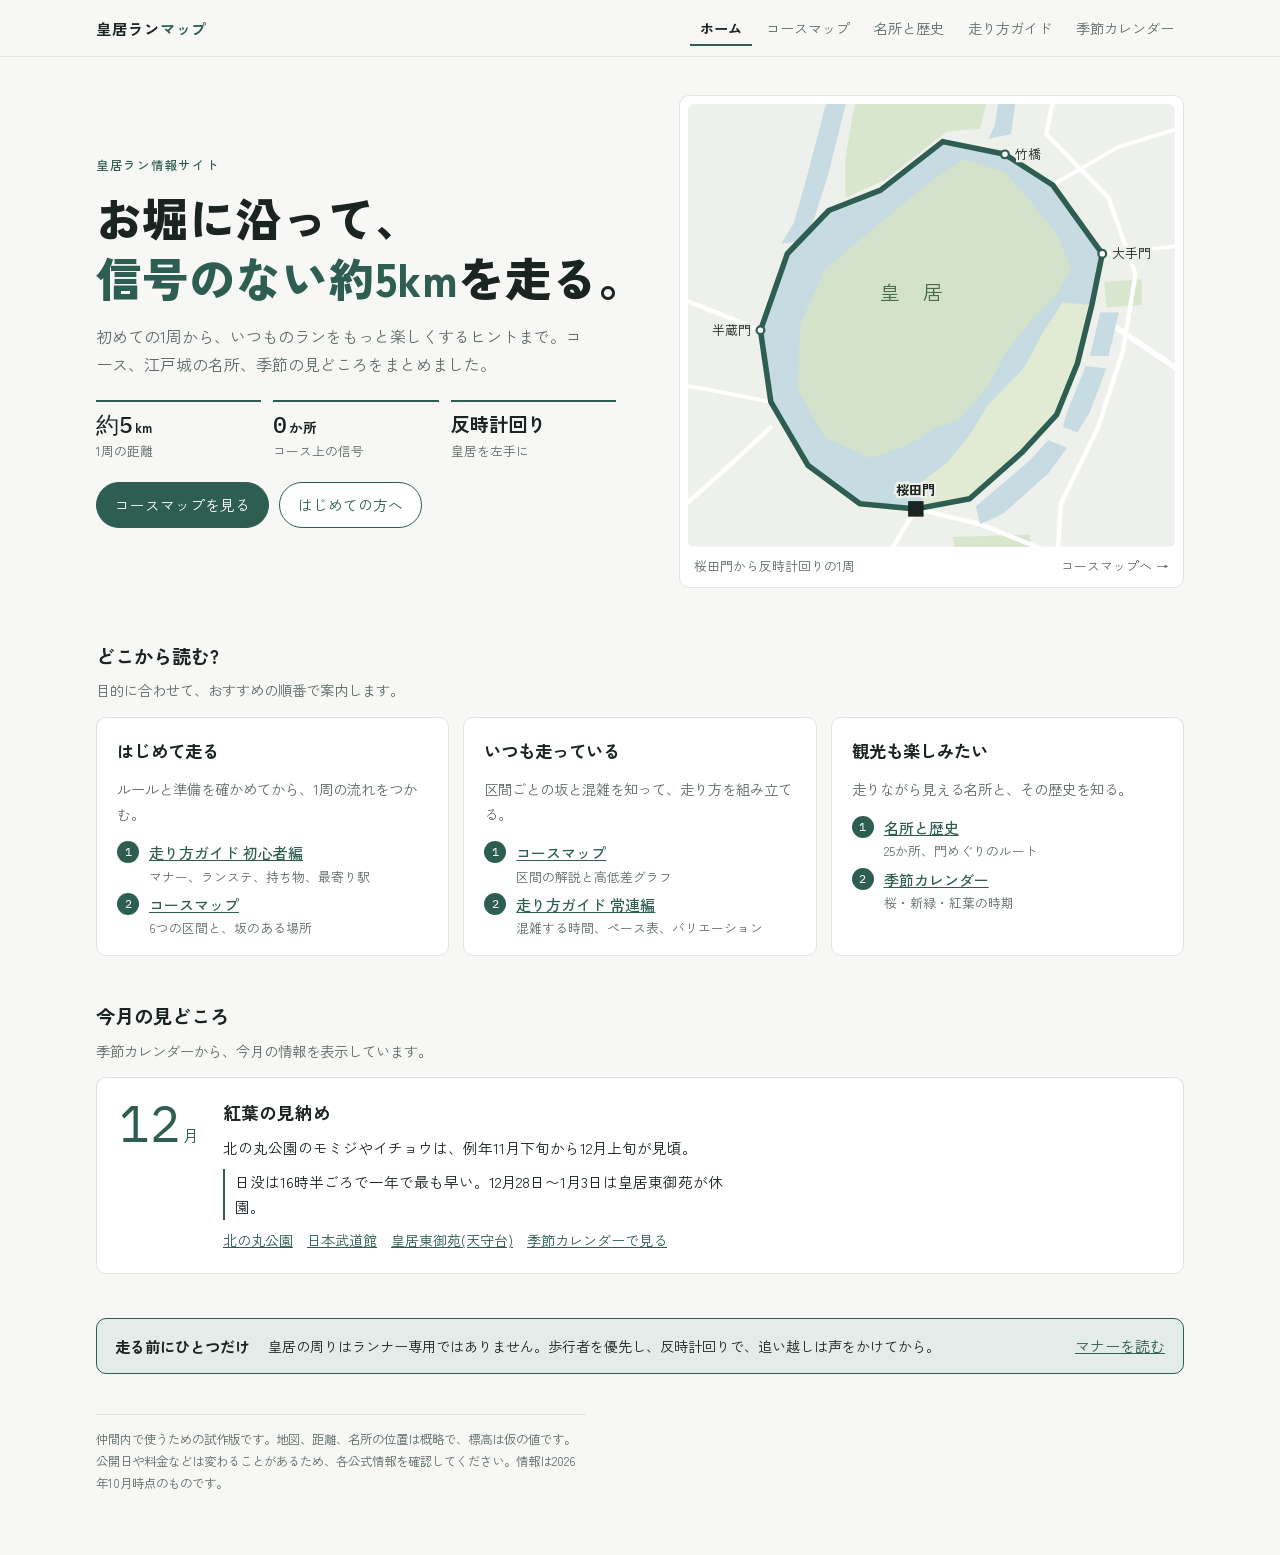
<file: index.html>
<!doctype html>
<html lang="ja"><head><meta charset="utf-8"><meta name="viewport" content="width=device-width,initial-scale=1,viewport-fit=cover">
<meta name="robots" content="noindex, nofollow">
<title>皇居ランマップ</title>
<link rel="preconnect" href="https://fonts.googleapis.com">
<link rel="preconnect" href="https://fonts.gstatic.com" crossorigin>
<link rel="stylesheet" href="https://fonts.googleapis.com/css2?family=Zen+Kaku+Gothic+New:wght@400;500;700;900&family=IBM+Plex+Mono:wght@400;500&display=swap">
<link rel="stylesheet" href="common.css">
<style>
:root{padding-top:env(safe-area-inset-top,0px)}
/* Layout: 左にキャッチコピーと基本情報、右にお堀と周回コースの小さな地図。下に3つの入口と今月の見どころ */
.hero{display:grid;grid-template-columns:minmax(0,1.1fr) minmax(0,1fr);gap:28px;align-items:center;padding-block:18px 8px}
@media (max-width:820px){.hero{grid-template-columns:minmax(0,1fr);gap:16px}}
.eyebrow{font-size:.78rem;letter-spacing:.14em;color:var(--moat);font-weight:500;margin:0 0 10px}
.hero h1{font-size:clamp(1.9rem,4.6vw,2.9rem);font-weight:900;line-height:1.3;letter-spacing:.01em}
.hero h1 em{font-style:normal;color:var(--moat)}
.hero h1 .ph{display:inline-block}
.hero .lead{font-size:1rem;margin-top:14px}
.facts{display:grid;grid-template-columns:repeat(3,minmax(0,1fr));gap:12px;margin-top:22px;max-width:520px}
.fact{border-top:2px solid var(--moat);padding-top:8px}
.fact b{display:block;font-family:var(--font-num);font-weight:500;font-size:1.45rem;line-height:1.25}
.fact b span{font-family:var(--font-body);font-size:.85rem;font-weight:700;margin-left:2px}
.fact b.jp{font-family:var(--font-body);font-size:1.2rem;font-weight:700;line-height:1.5}
.fact p{margin:2px 0 0;font-size:.8rem;color:var(--muted);line-height:1.5}
.cta{display:flex;flex-wrap:wrap;gap:10px;margin-top:22px}
.btn{display:inline-flex;align-items:center;gap:6px;text-decoration:none;font-size:.92rem;border-radius:999px;padding:9px 18px;border:1px solid var(--moat)}
.btn.primary{background:var(--moat);color:var(--surface)}
.btn.ghost{color:var(--moat);background:var(--surface)}
.mini{display:block;padding:8px;text-decoration:none}
.mini svg{display:block;width:100%;height:auto;border-radius:6px}
.mini figcaption{display:flex;justify-content:space-between;gap:10px;font-size:.8rem;color:var(--muted);padding:8px 6px 2px}
.mini:hover{border-color:var(--moat)}

.sec{margin-top:44px}
.sec>h2{font-size:1.2rem;margin:0 0 4px}
.sec>p{margin:0 0 14px;color:var(--muted);font-size:.9rem}
.doors{display:grid;grid-template-columns:repeat(3,minmax(0,1fr));gap:14px}
@media (max-width:820px){.doors{grid-template-columns:minmax(0,1fr)}}
.door{padding:18px 20px;display:flex;flex-direction:column;gap:10px}
.door h3{margin:0;font-size:1.08rem}
.door>p{margin:0;font-size:.9rem;color:var(--muted)}
.door ol{list-style:none;margin:4px 0 0;padding:0;display:flex;flex-direction:column;gap:6px;counter-reset:st}
.door li{counter-increment:st;display:grid;grid-template-columns:24px minmax(0,1fr);gap:8px;align-items:start}
.door li::before{content:counter(st);font-family:var(--font-num);font-size:.78rem;color:var(--surface);background:var(--moat);
  border-radius:50%;width:22px;height:22px;display:grid;place-items:center;margin-top:1px}
.door li a{font-weight:500}
.door li small{display:block;color:var(--muted);font-size:.8rem;line-height:1.5}

.month{display:grid;grid-template-columns:auto minmax(0,1fr);gap:8px 24px;padding:20px 22px;align-items:start}
@media (max-width:640px){.month{grid-template-columns:minmax(0,1fr)}}
.month .mn{font-family:var(--font-num);font-size:3.2rem;line-height:1;color:var(--moat)}
.month .mn small{font-family:var(--font-body);font-size:1rem;margin-left:2px}
.month h3{margin:0 0 6px;font-size:1.1rem}
.month p{margin:0 0 8px;font-size:.92rem;max-width:66ch}
.month .c{border-left:2px solid var(--moat);padding-left:10px;color:var(--fg)}
.month .links{display:flex;flex-wrap:wrap;gap:6px 14px;font-size:.88rem}
.manner{display:flex;flex-wrap:wrap;gap:10px 18px;align-items:center;padding:14px 18px;border:1px solid var(--moat);background:var(--moat-soft);border-radius:10px;margin-top:44px}
.manner b{font-size:.95rem}
.manner span{font-size:.88rem;flex:1 1 280px;min-width:0}
.foot{margin-top:40px;border-top:1px solid var(--line);padding-top:14px}
</style></head><body>

<header id="sitenav" data-page="home"></header>
<div class="wrap">
  <section class="hero">
    <div>
      <p class="eyebrow">皇居ラン情報サイト</p>
      <h1><span class="ph">お堀に沿って、</span><span class="ph"><em>信号のない</em></span><span class="ph"><em>約5km</em>を走る。</span></h1>
      <p class="lead">初めての1周から、いつものランをもっと楽しくするヒントまで。コース、江戸城の名所、季節の見どころをまとめました。</p>
      <div class="facts">
        <div class="fact"><b>約5<span>km</span></b><p>1周の距離</p></div>
        <div class="fact"><b>0<span>か所</span></b><p>コース上の信号</p></div>
        <div class="fact"><b class="jp">反時計回り</b><p>皇居を左手に</p></div>
      </div>
      <div class="cta">
        <a class="btn primary" href="map.html">コースマップを見る</a>
        <a class="btn ghost" href="guide.html#beginner">はじめての方へ</a>
      </div>
    </div>
    <a class="panel mini" href="map.html" aria-label="コースマップを開く">
      <svg id="mini" viewBox="0 0 440 400" role="img" aria-label="皇居の周回コースの概略図"></svg>
      <figcaption><span>桜田門から反時計回りの1周</span><span>コースマップへ →</span></figcaption>
    </a>
  </section>

  <section class="sec">
    <h2>どこから読む?</h2>
    <p>目的に合わせて、おすすめの順番で案内します。</p>
    <div class="doors">
      <div class="panel door">
        <h3>はじめて走る</h3>
        <p>ルールと準備を確かめてから、1周の流れをつかむ。</p>
        <ol>
          <li><span><a href="guide.html#beginner">走り方ガイド 初心者編</a><small>マナー、ランステ、持ち物、最寄り駅</small></span></li>
          <li><span><a href="map.html">コースマップ</a><small>6つの区間と、坂のある場所</small></span></li>
        </ol>
      </div>
      <div class="panel door">
        <h3>いつも走っている</h3>
        <p>区間ごとの坂と混雑を知って、走り方を組み立てる。</p>
        <ol>
          <li><span><a href="map.html">コースマップ</a><small>区間の解説と高低差グラフ</small></span></li>
          <li><span><a href="guide.html#regular">走り方ガイド 常連編</a><small>混雑する時間、ペース表、バリエーション</small></span></li>
        </ol>
      </div>
      <div class="panel door">
        <h3>観光も楽しみたい</h3>
        <p>走りながら見える名所と、その歴史を知る。</p>
        <ol>
          <li><span><a href="sights.html">名所と歴史</a><small>25か所、門めぐりのルート</small></span></li>
          <li><span><a href="season.html">季節カレンダー</a><small>桜・新緑・紅葉の時期</small></span></li>
        </ol>
      </div>
    </div>
  </section>

  <section class="sec">
    <h2>今月の見どころ</h2>
    <p id="monthNote">季節カレンダーから、今月の情報を表示しています。</p>
    <div class="panel month" id="month"></div>
  </section>

  <div class="manner">
    <b>走る前にひとつだけ</b>
    <span>皇居の周りはランナー専用ではありません。歩行者を優先し、反時計回りで、追い越しは声をかけてから。</span>
    <a href="guide.html#beginner">マナーを読む</a>
  </div>

  <p class="note foot">仲間内で使うための試作版です。地図、距離、名所の位置は概略で、標高は仮の値です。公開日や料金などは変わることがあるため、各公式情報を確認してください。情報は2026年10月時点のものです。</p>
</div>

<script src="data.js"></script>
<script src="basemap.js"></script>
<script src="nav.js"></script>
<script>
// ---- 今月の見どころ ----
(function(){
  const {MONTHS,SIGHTS}=KR,SBY=Object.fromEntries(SIGHTS.map(s=>[s.id,s]));
  const m=new Date().getMonth()+1,x=MONTHS.find(v=>v.m===m)||MONTHS[0];
  document.getElementById("month").innerHTML=`<div class="mn">${x.m}<small>月</small></div>
   <div><h3>${x.title}</h3><p>${x.see}</p><p class="c">${x.caution}</p>
   <div class="links">${x.sights.map(id=>SBY[id]?`<a href="sights.html#${id}">${SBY[id].name}</a>`:"").join("")}<a href="season.html#m${x.m}">季節カレンダーで見る</a></div></div>`;
})();

// ---- 小さな地図(コースマップと同じデータで描く) ----
(function(){
  const {PTS}=KR,B=window.KR_BASE,svg=document.getElementById("mini"),W=440,H=400,NS="http://www.w3.org/2000/svg";
  const M=111320,cosL=Math.cos(35.684*Math.PI/180);
  const xs=PTS.map(p=>p[1]*cosL*M),ys=PTS.map(p=>p[0]*M);
  const pad=34,s=Math.min((W-2*pad)/(Math.max(...xs)-Math.min(...xs)),(H-2*pad)/(Math.max(...ys)-Math.min(...ys)));
  const cx=(Math.max(...xs)+Math.min(...xs))/2,cy=(Math.max(...ys)+Math.min(...ys))/2;
  const pr=(la,lo)=>[W/2+(lo*cosL*M-cx)*s,H/2-(la*M-cy)*s];
  const P=a=>a.map(p=>pr(p[0],p[1]).map(v=>v.toFixed(1)).join(",")).join(" ");
  const el=(t,a)=>{const e=document.createElementNS(NS,t);for(const k in a)e.setAttribute(k,a[k]);svg.appendChild(e);return e;};
  el("rect",{width:W,height:H,fill:"var(--land)"});
  B.greens.forEach(g=>el("polygon",{points:P(g.pts),fill:"var(--park)"}));
  B.roads.forEach(r=>el("polyline",{points:P(r.pts),stroke:"var(--road)","stroke-width":r.w+2,fill:"none","stroke-linecap":"round"}));
  el("polygon",{points:P(PTS),fill:"var(--water)"});
  B.waters.forEach(w=>el("polygon",{points:P(w.pts),fill:"var(--water)"}));
  el("polygon",{points:P(B.palace),fill:"var(--wood)"});
  el("polygon",{points:P(B.gaien),fill:"var(--lawn)"});
  const c=pr(35.6850,139.7522);
  el("text",{x:c[0],y:c[1],"text-anchor":"middle","font-size":18,fill:"var(--park-ink)","letter-spacing":"8"}).textContent="皇 居";
  // 周回コース。読み込み時に一度だけ線を引く(動きを減らす設定では静止表示)
  const route=el("polyline",{points:P(PTS),fill:"none",stroke:"var(--moat)","stroke-width":5,"stroke-linecap":"round","stroke-linejoin":"round"});
  const reduce=window.matchMedia&&matchMedia("(prefers-reduced-motion: reduce)").matches;
  try{const len=route.getTotalLength();if(len&&!reduce){route.style.strokeDasharray=len;route.style.strokeDashoffset=len;
    route.getBoundingClientRect();route.style.transition="stroke-dashoffset 1.6s ease-out";requestAnimationFrame(()=>route.style.strokeDashoffset=0);}}catch(e){}
  const s0=pr(PTS[0][0],PTS[0][1]);
  el("rect",{x:s0[0]-7,y:s0[1]-7,width:14,height:14,fill:"var(--fg)"});
  const t=el("text",{x:s0[0],y:s0[1]-13,"text-anchor":"middle","font-size":12,"font-weight":700,fill:"var(--fg)",
    style:"paint-order:stroke;stroke:var(--land);stroke-width:4px"});t.textContent="桜田門";
  [["半蔵門",13,-1],["竹橋",8,1],["大手門",6,1]].forEach(([n,i,dir])=>{const p=pr(PTS[i][0],PTS[i][1]);
    el("circle",{cx:p[0],cy:p[1],r:3.5,fill:"var(--surface)",stroke:"var(--moat)","stroke-width":2});
    el("text",{x:p[0]+dir*9,y:p[1]+4,"text-anchor":dir<0?"end":"start","font-size":11.5,fill:"var(--fg)",
      style:"paint-order:stroke;stroke:var(--land);stroke-width:4px"}).textContent=n;});
})();
</script>
</body></html>
</file>
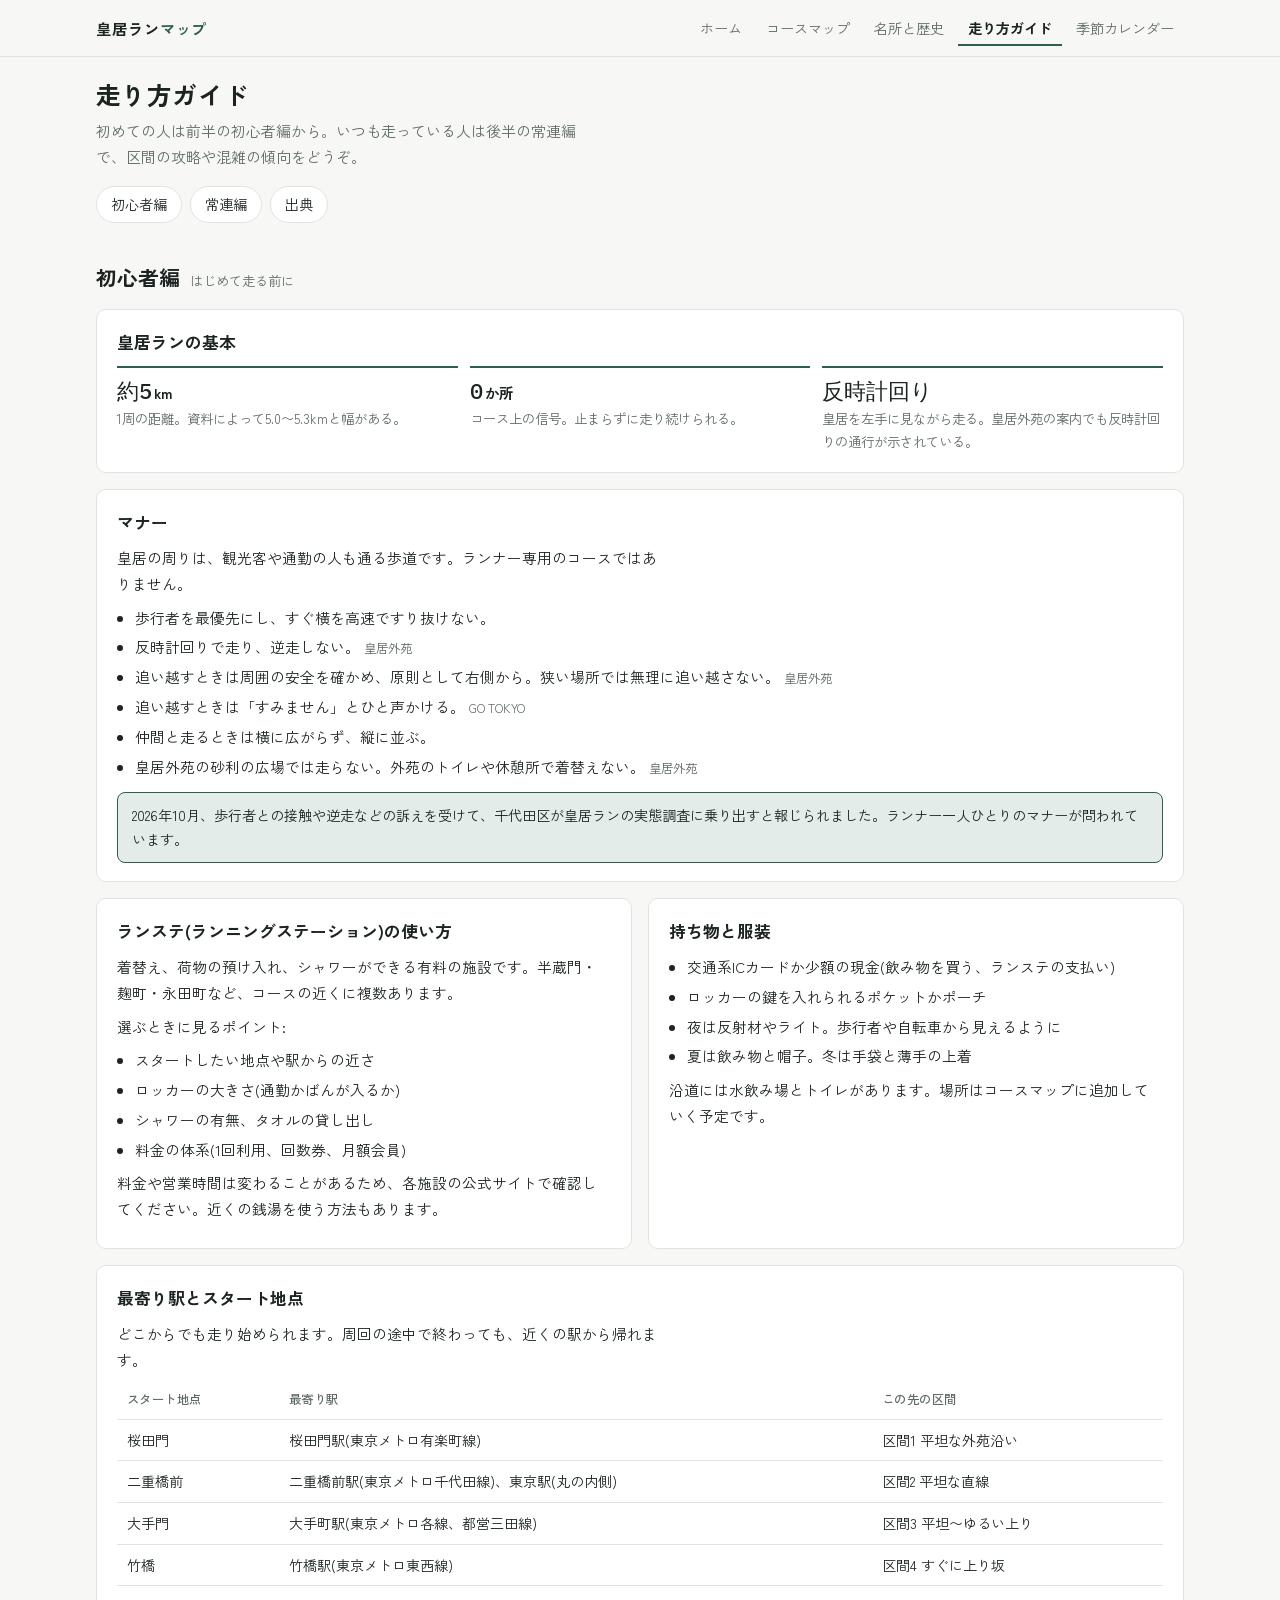
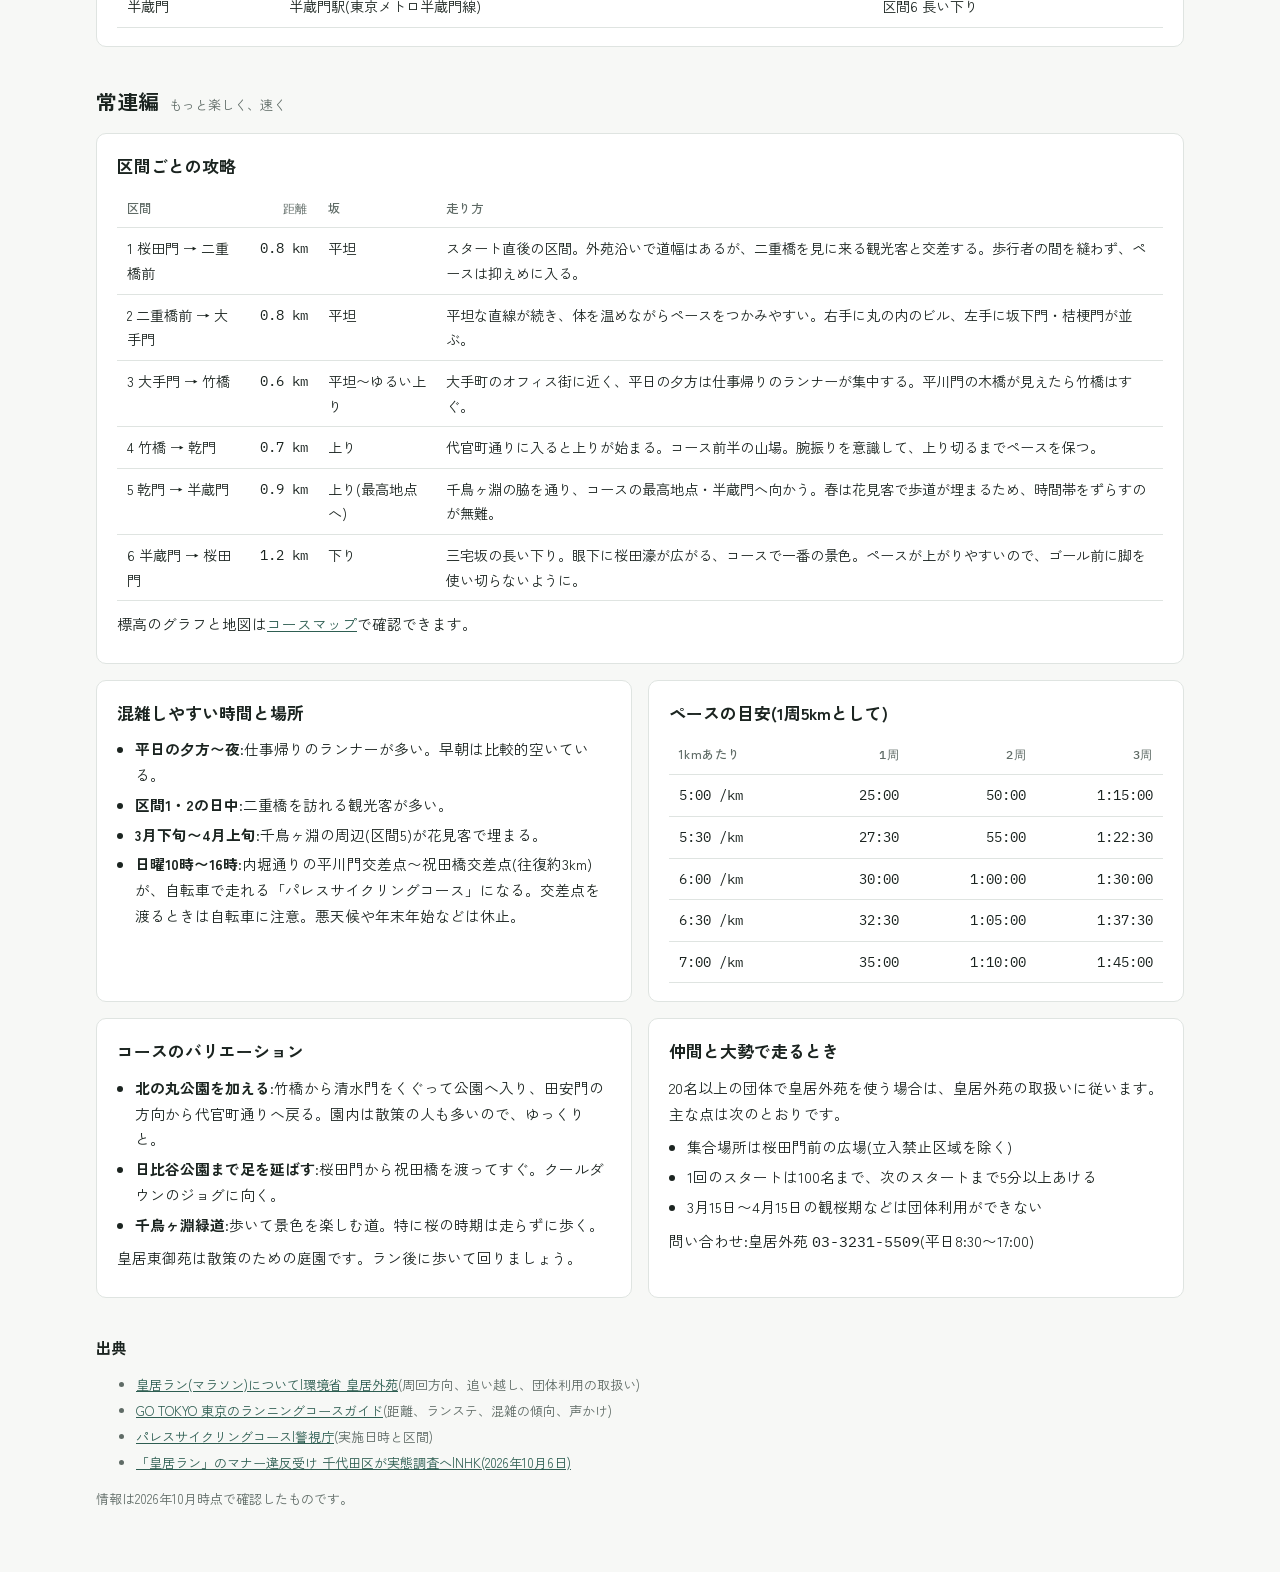
<file: guide.html>
<!doctype html>
<html lang="ja"><head><meta charset="utf-8"><meta name="robots" content="noindex, nofollow"><meta name="viewport" content="width=device-width,initial-scale=1,viewport-fit=cover">
<title>走り方ガイド | 皇居ランマップ</title>
<link rel="preconnect" href="https://fonts.googleapis.com">
<link rel="preconnect" href="https://fonts.gstatic.com" crossorigin>
<link rel="stylesheet" href="https://fonts.googleapis.com/css2?family=Zen+Kaku+Gothic+New:wght@400;500;700&family=IBM+Plex+Mono:wght@400;500&display=swap">
<link rel="stylesheet" href="common.css">
<style>
:root{padding-top:env(safe-area-inset-top,0px)}
.jump{display:flex;gap:8px;margin:16px 0 0;flex-wrap:wrap}
.jump a{font-size:.88rem;text-decoration:none;border:1px solid var(--line);border-radius:999px;padding:5px 14px;color:var(--fg);background:var(--surface)}
.jump a:hover{border-color:var(--moat)}
.part{margin-top:36px}
.part>h2{font-size:1.3rem;margin:0 0 4px;display:flex;align-items:baseline;gap:10px;scroll-margin-top:72px}
.part>h2 small{font-size:.82rem;font-weight:400;color:var(--muted)}
.cols{display:grid;grid-template-columns:repeat(2,minmax(0,1fr));gap:16px;margin-top:14px}
@media (max-width:760px){.cols{grid-template-columns:minmax(0,1fr)}}
.box{padding:18px 20px;min-width:0}
.box.wide{grid-column:1/-1}
.box h3{margin:0 0 8px;font-size:1.05rem}
.box p{margin:0 0 8px;font-size:.92rem;max-width:68ch}
.box ul,.box ol{margin:0;padding-left:1.2em;font-size:.92rem}
.box li{margin:4px 0}
.box li small{color:var(--muted);font-size:.78rem;margin-left:4px}
.facts{display:grid;grid-template-columns:repeat(3,minmax(0,1fr));gap:12px;margin-top:4px}
@media (max-width:520px){.facts{grid-template-columns:minmax(0,1fr)}}
.fact{border-top:2px solid var(--moat);padding-top:8px}
.fact b{display:block;font-size:1.4rem;line-height:1.3;font-family:var(--font-num);font-weight:500}
.fact b span{font-family:var(--font-body);font-size:.9rem;font-weight:700;margin-left:2px}
.fact p{font-size:.84rem;color:var(--muted);margin:2px 0 0}
.alert{border:1px solid var(--moat);background:var(--moat-soft);border-radius:8px;padding:10px 14px;font-size:.88rem;margin-top:12px}
.tbl{overflow-x:auto}
table{border-collapse:collapse;width:100%;font-size:.88rem}
th,td{text-align:left;padding:8px 10px;border-bottom:1px solid var(--line);vertical-align:top}
th{font-weight:500;color:var(--muted);font-size:.78rem;letter-spacing:.04em;white-space:nowrap}
td.n,th.n{text-align:right;font-family:var(--font-num);font-variant-numeric:tabular-nums;white-space:nowrap}
td a{white-space:nowrap}
.sources{margin-top:36px;font-size:.82rem;color:var(--muted)}
.sources h2{font-size:.95rem;color:var(--fg)}
.sources li{margin:3px 0}
</style></head><body>
<header id="sitenav" data-page="guide"></header>
<div class="wrap">
  <h1>走り方ガイド</h1>
  <p class="lead">初めての人は前半の初心者編から。いつも走っている人は後半の常連編で、区間の攻略や混雑の傾向をどうぞ。</p>
  <nav class="jump" aria-label="ページ内"><a href="#beginner">初心者編</a><a href="#regular">常連編</a><a href="#sources">出典</a></nav>

  <section class="part">
    <h2 id="beginner">初心者編<small>はじめて走る前に</small></h2>
    <div class="cols">
      <div class="panel box wide">
        <h3>皇居ランの基本</h3>
        <div class="facts">
          <div class="fact"><b>約5<span>km</span></b><p>1周の距離。資料によって5.0〜5.3kmと幅がある。</p></div>
          <div class="fact"><b>0<span>か所</span></b><p>コース上の信号。止まらずに走り続けられる。</p></div>
          <div class="fact"><b>反時計回り</b><p>皇居を左手に見ながら走る。皇居外苑の案内でも反時計回りの通行が示されている。</p></div>
        </div>
      </div>

      <div class="panel box wide">
        <h3>マナー</h3>
        <p>皇居の周りは、観光客や通勤の人も通る歩道です。ランナー専用のコースではありません。</p>
        <ul>
          <li>歩行者を最優先にし、すぐ横を高速ですり抜けない。</li>
          <li>反時計回りで走り、逆走しない。<small>皇居外苑</small></li>
          <li>追い越すときは周囲の安全を確かめ、原則として右側から。狭い場所では無理に追い越さない。<small>皇居外苑</small></li>
          <li>追い越すときは「すみません」とひと声かける。<small>GO TOKYO</small></li>
          <li>仲間と走るときは横に広がらず、縦に並ぶ。</li>
          <li>皇居外苑の砂利の広場では走らない。外苑のトイレや休憩所で着替えない。<small>皇居外苑</small></li>
        </ul>
        <div class="alert">2026年10月、歩行者との接触や逆走などの訴えを受けて、千代田区が皇居ランの実態調査に乗り出すと報じられました。ランナー一人ひとりのマナーが問われています。</div>
      </div>

      <div class="panel box">
        <h3>ランステ(ランニングステーション)の使い方</h3>
        <p>着替え、荷物の預け入れ、シャワーができる有料の施設です。半蔵門・麹町・永田町など、コースの近くに複数あります。</p>
        <p>選ぶときに見るポイント:</p>
        <ul>
          <li>スタートしたい地点や駅からの近さ</li>
          <li>ロッカーの大きさ(通勤かばんが入るか)</li>
          <li>シャワーの有無、タオルの貸し出し</li>
          <li>料金の体系(1回利用、回数券、月額会員)</li>
        </ul>
        <p style="margin-top:8px">料金や営業時間は変わることがあるため、各施設の公式サイトで確認してください。近くの銭湯を使う方法もあります。</p>
      </div>

      <div class="panel box">
        <h3>持ち物と服装</h3>
        <ul>
          <li>交通系ICカードか少額の現金(飲み物を買う、ランステの支払い)</li>
          <li>ロッカーの鍵を入れられるポケットかポーチ</li>
          <li>夜は反射材やライト。歩行者や自転車から見えるように</li>
          <li>夏は飲み物と帽子。冬は手袋と薄手の上着</li>
        </ul>
        <p style="margin-top:8px">沿道には水飲み場とトイレがあります。場所はコースマップに追加していく予定です。</p>
      </div>

      <div class="panel box wide">
        <h3>最寄り駅とスタート地点</h3>
        <p>どこからでも走り始められます。周回の途中で終わっても、近くの駅から帰れます。</p>
        <div class="tbl"><table>
          <thead><tr><th>スタート地点</th><th>最寄り駅</th><th>この先の区間</th></tr></thead>
          <tbody>
            <tr><td>桜田門</td><td>桜田門駅(東京メトロ有楽町線)</td><td>区間1 平坦な外苑沿い</td></tr>
            <tr><td>二重橋前</td><td>二重橋前駅(東京メトロ千代田線)、東京駅(丸の内側)</td><td>区間2 平坦な直線</td></tr>
            <tr><td>大手門</td><td>大手町駅(東京メトロ各線、都営三田線)</td><td>区間3 平坦〜ゆるい上り</td></tr>
            <tr><td>竹橋</td><td>竹橋駅(東京メトロ東西線)</td><td>区間4 すぐに上り坂</td></tr>
            <tr><td>半蔵門</td><td>半蔵門駅(東京メトロ半蔵門線)</td><td>区間6 長い下り</td></tr>
          </tbody>
        </table></div>
      </div>
    </div>
  </section>

  <section class="part">
    <h2 id="regular">常連編<small>もっと楽しく、速く</small></h2>
    <div class="cols">
      <div class="panel box wide">
        <h3>区間ごとの攻略</h3>
        <div class="tbl"><table id="segtable">
          <thead><tr><th>区間</th><th class="n">距離</th><th>坂</th><th>走り方</th></tr></thead><tbody></tbody>
        </table></div>
        <p style="margin-top:10px">標高のグラフと地図は<a href="map.html">コースマップ</a>で確認できます。</p>
      </div>

      <div class="panel box">
        <h3>混雑しやすい時間と場所</h3>
        <ul>
          <li><b>平日の夕方〜夜</b>:仕事帰りのランナーが多い。早朝は比較的空いている。</li>
          <li><b>区間1・2の日中</b>:二重橋を訪れる観光客が多い。</li>
          <li><b>3月下旬〜4月上旬</b>:千鳥ヶ淵の周辺(区間5)が花見客で埋まる。</li>
          <li><b>日曜10時〜16時</b>:内堀通りの平川門交差点〜祝田橋交差点(往復約3km)が、自転車で走れる「パレスサイクリングコース」になる。交差点を渡るときは自転車に注意。悪天候や年末年始などは休止。</li>
        </ul>
      </div>

      <div class="panel box">
        <h3>ペースの目安(1周5kmとして)</h3>
        <div class="tbl"><table id="pacetable">
          <thead><tr><th>1kmあたり</th><th class="n">1周</th><th class="n">2周</th><th class="n">3周</th></tr></thead><tbody></tbody>
        </table></div>
      </div>

      <div class="panel box">
        <h3>コースのバリエーション</h3>
        <ul>
          <li><b>北の丸公園を加える</b>:竹橋から清水門をくぐって公園へ入り、田安門の方向から代官町通りへ戻る。園内は散策の人も多いので、ゆっくりと。</li>
          <li><b>日比谷公園まで足を延ばす</b>:桜田門から祝田橋を渡ってすぐ。クールダウンのジョグに向く。</li>
          <li><b>千鳥ヶ淵緑道</b>:歩いて景色を楽しむ道。特に桜の時期は走らずに歩く。</li>
        </ul>
        <p style="margin-top:8px">皇居東御苑は散策のための庭園です。ラン後に歩いて回りましょう。</p>
      </div>

      <div class="panel box">
        <h3>仲間と大勢で走るとき</h3>
        <p>20名以上の団体で皇居外苑を使う場合は、皇居外苑の取扱いに従います。主な点は次のとおりです。</p>
        <ul>
          <li>集合場所は桜田門前の広場(立入禁止区域を除く)</li>
          <li>1回のスタートは100名まで、次のスタートまで5分以上あける</li>
          <li>3月15日〜4月15日の観桜期などは団体利用ができない</li>
        </ul>
        <p style="margin-top:8px">問い合わせ:皇居外苑 <span class="num">03-3231-5509</span>(平日8:30〜17:00)</p>
      </div>
    </div>
  </section>

  <section class="sources" id="sources">
    <h2>出典</h2>
    <ul>
      <li><a href="https://www.env.go.jp/garden/kokyogaien/2_guide/running.html" target="_blank" rel="noopener">皇居ラン(マラソン)について|環境省 皇居外苑</a>(周回方向、追い越し、団体利用の取扱い)</li>
      <li><a href="https://www.gotokyo.org/jp/story/guide/running-course-guide-for-runners/index.html" target="_blank" rel="noopener">GO TOKYO 東京のランニングコースガイド</a>(距離、ランステ、混雑の傾向、声かけ)</li>
      <li><a href="https://www.keishicho.metro.tokyo.lg.jp/kotsu/doro/cycle.html" target="_blank" rel="noopener">パレスサイクリングコース|警視庁</a>(実施日時と区間)</li>
      <li><a href="https://news.web.nhk/newsweb/na/nd-20261006de54956" target="_blank" rel="noopener">「皇居ラン」のマナー違反受け 千代田区が実態調査へ|NHK(2026年10月6日)</a></li>
    </ul>
    <p>情報は2026年10月時点で確認したものです。</p>
  </section>
</div>
<script src="data.js"></script>
<script src="nav.js"></script>
<script>
const {PTS,SEGS}=KR,TOTAL=KR.TOTAL_KM,M=111320,cosL=Math.cos(35.684*Math.PI/180);
const hav=(a,b)=>Math.hypot((b[0]-a[0])*M,(b[1]-a[1])*M*cosL);
const cum=[0];for(let i=1;i<PTS.length;i++)cum.push(cum[i-1]+hav(PTS[i-1],PTS[i]));
const D=cum.map(v=>v/cum[cum.length-1]*TOTAL);
document.querySelector("#segtable tbody").innerHTML=SEGS.map((s,i)=>
  `<tr><td>${i+1} ${s.name}</td><td class="n">${(D[s.to]-D[s.from]).toFixed(1)} km</td><td>${s.slope}</td><td>${s.text}</td></tr>`).join("");
const fmt=sec=>{sec=Math.round(sec);const h=Math.floor(sec/3600),m=Math.floor(sec%3600/60),s=sec%60;
  return (h?h+":"+String(m).padStart(2,"0"):m)+":"+String(s).padStart(2,"0");};
document.querySelector("#pacetable tbody").innerHTML=[300,330,360,390,420].map(p=>
  `<tr><td class="num">${fmt(p)} /km</td>${[1,2,3].map(n=>`<td class="n">${fmt(p*5*n)}</td>`).join("")}</tr>`).join("");
</script>
</body></html>
</file>
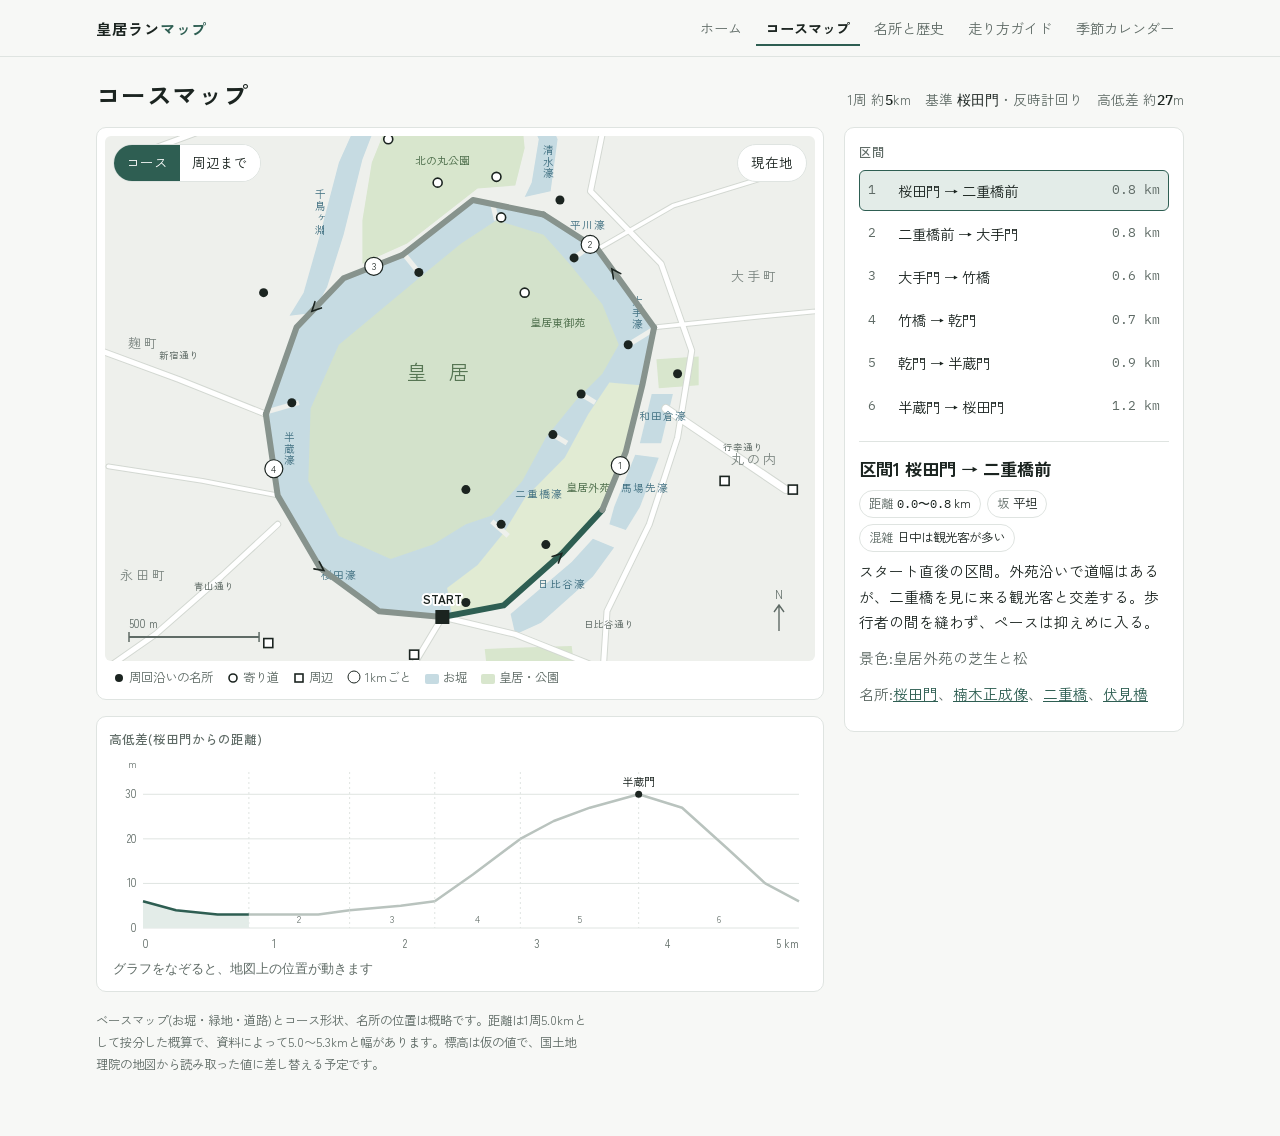
<file: map.html>
<!doctype html>
<html lang="ja"><head><meta charset="utf-8"><meta name="robots" content="noindex, nofollow"><meta name="viewport" content="width=device-width,initial-scale=1,viewport-fit=cover">
<title>コースマップ | 皇居ランマップ</title>
<link rel="preconnect" href="https://fonts.googleapis.com">
<link rel="preconnect" href="https://fonts.gstatic.com" crossorigin>
<link rel="stylesheet" href="https://fonts.googleapis.com/css2?family=Zen+Kaku+Gothic+New:wght@400;500;700&family=IBM+Plex+Mono:wght@400;500&display=swap">
<link rel="stylesheet" href="common.css">
<style>
:root{padding-top:env(safe-area-inset-top,0px)}
/* Layout: 地図を主役に、右(スマホでは下)に区間パネル。高低差グラフは地図の直下で連動 */
.head{display:flex;flex-wrap:wrap;align-items:baseline;justify-content:space-between;gap:8px 16px;margin-bottom:14px}
.meta{color:var(--muted);font-size:.85rem;display:flex;gap:14px;flex-wrap:wrap}
.meta b{font-family:var(--font-num);font-weight:500;color:var(--fg)}
.grid{display:grid;grid-template-columns:minmax(0,1fr) 340px;gap:20px;align-items:start}
@media (max-width:880px){.grid{grid-template-columns:minmax(0,1fr)}}
.mapbox{position:relative;padding:8px;overflow:hidden}
#map{width:100%;height:auto;display:block;touch-action:manipulation;border-radius:6px;background:var(--surface)}
.tools{position:absolute;top:16px;left:16px;right:16px;display:flex;justify-content:space-between;gap:8px;pointer-events:none}
.tools>*{pointer-events:auto}
.seg2{display:inline-flex;border:1px solid var(--line);border-radius:999px;background:var(--surface);overflow:hidden}
.seg2 button{border:0;border-radius:0;padding:6px 12px}
.legend{display:flex;flex-wrap:wrap;gap:4px 14px;font-size:.78rem;color:var(--muted);padding:6px 8px 2px}
.legend svg{vertical-align:-2px;margin-right:4px}
.locmsg{margin:4px 8px;font-size:.82rem;color:var(--muted)}
.card{margin:8px 4px 4px;padding:12px 14px;border:1px solid var(--moat);border-radius:8px;background:var(--moat-soft)}
.card h3{margin:0;font-size:1.05rem;display:flex;flex-wrap:wrap;align-items:center;gap:6px 10px}
.card h3 small{font-weight:400;font-size:.78rem;color:var(--muted)}
.card p{margin:6px 0 8px;font-size:.9rem}
.card .row{display:flex;flex-wrap:wrap;gap:8px 14px;align-items:center;font-size:.86rem}
.card .x{margin-left:auto;padding:3px 10px;font-size:.78rem}
.elev{padding:12px 12px 6px;margin-top:16px}
.elev h2,.side h2{font-size:.78rem;letter-spacing:.08em;color:var(--muted);font-weight:500;margin:0 0 6px}
#chart{width:100%;height:auto;display:block;touch-action:pan-y;cursor:crosshair}
.readout{font-family:var(--font-num);font-size:.82rem;color:var(--muted);min-height:1.5em;margin:2px 4px 4px}
.readout b{color:var(--fg);font-weight:500}
.side{padding:14px}
.seglist{display:flex;flex-direction:column;gap:2px;margin:0 0 14px;padding:0;list-style:none}
.seg{display:grid;grid-template-columns:22px minmax(0,1fr) auto;gap:8px;align-items:center;padding:7px 8px;border-radius:6px;cursor:pointer;border:1px solid transparent}
.seg:hover{background:var(--moat-soft)}
.seg[aria-selected="true"]{background:var(--moat-soft);border-color:var(--moat)}
.seg .no{font-family:var(--font-num);font-size:.8rem;color:var(--muted)}
.seg .nm{font-size:.9rem;min-width:0}
.seg .km{font-family:var(--font-num);font-size:.8rem;color:var(--muted)}
.detail{border-top:1px solid var(--line);padding-top:12px}
.detail h3{font-size:1.08rem;margin:0 0 6px;text-wrap:balance}
.detail p{margin:6px 0 10px;font-size:.92rem}
.tags{display:flex;flex-wrap:wrap;gap:6px}
.tag{font-size:.78rem;border:1px solid var(--line);border-radius:999px;padding:2px 9px}
.tag i{font-style:normal;color:var(--muted);margin-right:4px}
.sub{font-size:.85rem;color:var(--muted);margin:0}
.sub a{white-space:nowrap}
svg text{font-family:var(--font-body)}
.pin{cursor:pointer}
.pinlabel{paint-order:stroke;stroke:var(--surface);stroke-width:4px;stroke-linejoin:round}
</style></head><body>

<header id="sitenav" data-page="map"></header>
<div class="wrap">
  <div class="head">
    <h1>コースマップ</h1>
    <div class="meta"><span>1周 約<b>5</b>km</span><span>基準 <b>桜田門</b>・反時計回り</span><span>高低差 約<b id="relief">27</b>m</span></div>
  </div>

  <div class="grid">
    <div style="min-width:0">
      <div class="panel mapbox">
        <svg id="map" viewBox="0 0 800 620" role="img" aria-label="皇居周回コースの概略図"></svg>
        <div class="tools">
          <div class="seg2" role="group" aria-label="表示範囲">
            <button id="modeCourse" type="button" aria-pressed="true">コース</button>
            <button id="modeWide" type="button" aria-pressed="false">周辺まで</button>
          </div>
          <button id="locBtn" type="button">現在地</button>
        </div>
        <div class="legend" aria-hidden="true">
          <span><svg width="12" height="12"><circle cx="6" cy="6" r="4" fill="var(--pin)"/></svg>周回沿いの名所</span>
          <span><svg width="12" height="12"><circle cx="6" cy="6" r="4" fill="var(--surface)" stroke="var(--pin)" stroke-width="1.6"/></svg>寄り道</span>
          <span><svg width="12" height="12"><rect x="2" y="2" width="8" height="8" fill="var(--surface)" stroke="var(--pin)" stroke-width="1.6"/></svg>周辺</span>
          <span><svg width="14" height="14"><circle cx="7" cy="7" r="6" fill="var(--surface)" stroke="var(--fg)"/></svg>1kmごと</span>
          <span><svg width="14" height="10"><rect width="14" height="10" rx="2" fill="var(--water)"/></svg>お堀</span>
          <span><svg width="14" height="10"><rect width="14" height="10" rx="2" fill="var(--park)"/></svg>皇居・公園</span>
        </div>
        <p id="locmsg" class="locmsg" hidden></p>
        <div id="card" class="card" hidden aria-live="polite"></div>
      </div>
      <div class="panel elev">
        <h2>高低差(桜田門からの距離)</h2>
        <svg id="chart" viewBox="0 0 760 200" role="img" aria-label="周回コースの高低差グラフ"></svg>
        <div id="readout" class="readout">グラフをなぞると、地図上の位置が動きます</div>
      </div>
    </div>

    <aside class="panel side">
      <h2>区間</h2>
      <ul id="seglist" class="seglist" role="listbox" aria-label="区間を選ぶ"></ul>
      <div id="detail" class="detail" aria-live="polite"></div>
    </aside>
  </div>

  <p class="note" style="margin-top:18px">ベースマップ(お堀・緑地・道路)とコース形状、名所の位置は概略です。距離は1周5.0kmとして按分した概算で、資料によって5.0〜5.3kmと幅があります。標高は仮の値で、国土地理院の地図から読み取った値に差し替える予定です。</p>
</div>

<script src="data.js"></script>
<script src="basemap.js"></script>
<script src="nav.js"></script>
<script>
const {PTS,SEGS,SIGHTS,AREAS,ERAS}=window.KR, TOTAL=KR.TOTAL_KM;
const M=111320, cosL=Math.cos(35.684*Math.PI/180);
const hav=(a,b)=>{const R=6371000,r=Math.PI/180,dl=(b[0]-a[0])*r,dg=(b[1]-a[1])*r;
  const s=Math.sin(dl/2)**2+Math.cos(a[0]*r)*Math.cos(b[0]*r)*Math.sin(dg/2)**2;return 2*R*Math.asin(Math.sqrt(s));};
const cum=[0];for(let i=1;i<PTS.length;i++)cum.push(cum[i-1]+hav(PTS[i-1],PTS[i]));
const D=cum.map(v=>v/cum[cum.length-1]*TOTAL);
const SBY=Object.fromEntries(SIGHTS.map(s=>[s.id,s]));

// 距離→緯度経度・標高
function atLL(km){km=((km%TOTAL)+TOTAL)%TOTAL;let i=1;while(i<D.length-1&&D[i]<km)i++;
  const t=(km-D[i-1])/((D[i]-D[i-1])||1),a=PTS[i-1],b=PTS[i];
  return{lat:a[0]+(b[0]-a[0])*t,lng:a[1]+(b[1]-a[1])*t,h:a[2]+(b[2]-a[2])*t,seg:SEGS.findIndex(s=>km>=D[s.from]&&km<=D[s.to])};}
function nearestKm(lat,lng){let best=0,bd=1e12;for(let k=0;k<TOTAL;k+=0.005){const p=atLL(k);
  const d=((p.lat-lat)*M)**2+((p.lng-lng)*M*cosL)**2;if(d<bd){bd=d;best=k;}}return{km:best,dist:Math.sqrt(bd)};}
SIGHTS.forEach(s=>{if(s.area==="loop"&&s.km==null)s.km=nearestKm(s.lat,s.lng).km;});

// ---- 地図 ----
const NS="http://www.w3.org/2000/svg";let W=800,H=620;
const el=(t,a={},p)=>{const e=document.createElementNS(NS,t);for(const k in a)e.setAttribute(k,a[k]);if(p)p.appendChild(e);return e;};
const map=document.getElementById("map");
let mode="course",proj,pxPerM,selSeg=0,selPin=null,runnerKm=null;

function makeProj(pts,pad){const top=64,bottom=44;
  const xs=pts.map(p=>p[1]*cosL*M),ys=pts.map(p=>p[0]*M);
  const x0=Math.min(...xs),x1=Math.max(...xs),y0=Math.min(...ys),y1=Math.max(...ys);
  pxPerM=Math.min((W-2*pad)/(x1-x0),(H-top-bottom)/(y1-y0));
  const cx=(x0+x1)/2,cy=(y0+y1)/2,midY=top+(H-top-bottom)/2;
  proj=(lat,lng)=>[W/2+(lng*cosL*M-cx)*pxPerM,midY-(lat*M-cy)*pxPerM];
}
const ptStr=a=>a.map(p=>p[0].toFixed(1)+","+p[1].toFixed(1)).join(" ");
let segLines=[],runner;const LEFT=new Set(["gyokodori","kitanomaru"]);

function render(){
  map.textContent="";
  W=Math.max(300,Math.round(map.getBoundingClientRect().width)||800);H=Math.round(W<600?W*1.12:W*0.74);
  map.setAttribute("viewBox",`0 0 ${W} ${H}`);
  const narrow=W<600;
  const pts=mode==="course"?PTS.map(p=>[p[0],p[1]]):[...PTS.map(p=>[p[0],p[1]]),...SIGHTS.map(s=>[s.lat,s.lng])];
  makeProj(pts,narrow?22:48);
  const XY=PTS.map(p=>proj(p[0],p[1]));
  const at=k=>{const p=atLL(k);const [x,y]=proj(p.lat,p.lng);return{x,y};};
  drawBase(XY,narrow);
  segLines=SEGS.map((s,i)=>{const g=el("g",{style:"cursor:pointer"},map);
    el("polyline",{points:ptStr(XY.slice(s.from,s.to+1)),fill:"none",stroke:"transparent","stroke-width":24,"stroke-linecap":"round"},g);
    const l=el("polyline",{points:ptStr(XY.slice(s.from,s.to+1)),fill:"none",stroke:"var(--dim)","stroke-width":mode==="course"?6:5,"stroke-linecap":"round","stroke-linejoin":"round"},g);
    l.setAttribute("stroke","var(--route)");
    g.addEventListener("click",()=>selectSeg(i));return l;});
  [0.55,1.85,3.3,4.45].forEach(k=>{const a=at(k),b=at(k+0.03);const ang=Math.atan2(b.y-a.y,b.x-a.x)*180/Math.PI;
    el("path",{d:"M-5,-4.5 L4,0 L-5,4.5",fill:"none",stroke:"var(--fg)","stroke-width":1.6,"stroke-linecap":"round",transform:`translate(${a.x.toFixed(1)},${a.y.toFixed(1)}) rotate(${ang.toFixed(0)})`},map);});
  for(let k=1;k<5;k++){const p=at(k);el("circle",{cx:p.x,cy:p.y,r:9,fill:"var(--surface)",stroke:"var(--fg)","stroke-width":1.2},map);
    el("text",{x:p.x,y:p.y+3.8,"text-anchor":"middle","font-size":10,fill:"var(--fg)","font-family":"IBM Plex Mono, monospace"},map).textContent=k;}
  const s0=XY[0];el("rect",{x:s0[0]-7,y:s0[1]-7,width:14,height:14,fill:"var(--fg)"},map);
  el("text",{x:s0[0],y:s0[1]-13,"text-anchor":"middle","font-size":12,"font-weight":700,fill:"var(--fg)",class:"pinlabel"},map).textContent="START";
  // 名所ピン
  SIGHTS.forEach(s=>{const [x,y]=proj(s.lat,s.lng);if(x<0||x>W||y<0||y>H)return;
    const on=selPin===s.id;const g=el("g",{class:"pin",tabindex:0,role:"button","aria-label":s.name},map);
    el("circle",{cx:x,cy:y,r:13,fill:"transparent"},g);
    if(on)el("circle",{cx:x,cy:y,r:10,fill:"none",stroke:"var(--moat)","stroke-width":2.5},g);
    const st={stroke:"var(--pin)","stroke-width":1.6};
    if(s.area==="loop")el("circle",{cx:x,cy:y,r:4.5,fill:"var(--pin)"},g);
    else if(s.area==="detour")el("circle",{cx:x,cy:y,r:4.5,fill:"var(--surface)",...st},g);
    else el("rect",{x:x-4.5,y:y-4.5,width:9,height:9,fill:"var(--surface)",...st},g);
    if(on||mode==="wide"&&s.area!=="loop"&&!narrow){const left=x>W-150||LEFT.has(s.id);
      el("text",{x:left?x-11:x+11,y:y+4,"text-anchor":left?"end":"start","font-size":on?13:11,"font-weight":on?700:400,fill:"var(--fg)",class:"pinlabel"},g).textContent=s.name;}
    g.addEventListener("click",e=>{e.stopPropagation();selectPin(s.id);});
    g.addEventListener("keydown",e=>{if(e.key==="Enter"||e.key===" "){e.preventDefault();selectPin(s.id);}});});
  // 方位・縮尺
  el("text",{x:W-36,y:H-62,"text-anchor":"middle","font-size":12,fill:"var(--muted)"},map).textContent="N";
  el("path",{d:`M${W-36},${H-56} L${W-36},${H-30} M${W-41},${H-49} L${W-36},${H-56} L${W-31},${H-49}`,stroke:"var(--muted)",fill:"none","stroke-width":1.4},map);
  const sb=500*pxPerM;el("line",{x1:24,y1:H-24,x2:24+sb,y2:H-24,stroke:"var(--muted)","stroke-width":2},map);
  el("line",{x1:24,y1:H-29,x2:24,y2:H-19,stroke:"var(--muted)","stroke-width":1.5},map);el("line",{x1:24+sb,y1:H-29,x2:24+sb,y2:H-19,stroke:"var(--muted)","stroke-width":1.5},map);
  el("text",{x:24,y:H-33,"font-size":11,fill:"var(--muted)"},map).textContent="500 m";
  runner=el("g",{style:"display:none"},map);
  el("circle",{r:11,fill:"var(--moat)",opacity:.25},runner);el("circle",{r:6,fill:"var(--moat)",stroke:"var(--surface)","stroke-width":2},runner);
  if(runnerKm!=null)placeRunner(runnerKm);
  paintSeg();
}
// ---- ベースマップ ----
function drawBase(XY,narrow){
  const B=window.KR_BASE;if(!B)return;
  const P=a=>ptStr(a.map(p=>proj(p[0],p[1])));
  const label=(t,ll,o)=>{const [x,y]=proj(ll[0],ll[1]);if(x<6||x>W-6||y<6||y>H-6)return;
    const e=el("text",{x,y,"text-anchor":"middle","dominant-baseline":"middle",...o},map);if(o.vertical)e.setAttribute("style","writing-mode:vertical-rl");e.textContent=t;};
  el("rect",{x:0,y:0,width:W,height:H,fill:"var(--land)"},map);
  B.greens.forEach(g=>el("polygon",{points:P(g.pts),fill:"var(--park)"},map));
  el("polygon",{points:ptStr(XY),fill:"var(--water)"},map);
  B.waters.forEach(w=>el("polygon",{points:P(w.pts),fill:"var(--water)"},map));
  el("polygon",{points:P(B.palace),fill:"var(--wood)"},map);
  el("polygon",{points:P(B.gaien),fill:"var(--lawn)"},map);
  B.bridges.forEach(b=>el("polyline",{points:P(b),stroke:"var(--land)","stroke-width":5,fill:"none"},map));
  B.roads.forEach(r=>el("polyline",{points:P(r.pts),stroke:"var(--road-case)","stroke-width":r.w*2+3,fill:"none","stroke-linecap":"round","stroke-linejoin":"round"},map));
  B.roads.forEach(r=>el("polyline",{points:P(r.pts),stroke:"var(--road)","stroke-width":r.w*2+1,fill:"none","stroke-linecap":"round","stroke-linejoin":"round"},map));
  const fs=narrow?9.5:11;
  B.districts.forEach(d=>label(d.name,d.at,{"font-size":narrow?11:13,fill:"var(--muted)","letter-spacing":"3",opacity:.8}));
  if(!narrow||mode==="course"){
    const dup=n=>mode==="wide"&&SIGHTS.some(s=>s.name.startsWith(n));
    B.greens.forEach(g=>g.name&&!dup(g.name)&&label(g.name,g.at,{"font-size":fs,fill:"var(--park-ink)"}));
    B.parks.forEach(g=>mode!=="wide"&&label(g.name,g.at,{"font-size":fs,fill:"var(--park-ink)"}));}
  if(!narrow){
    [...B.waters,...B.innerWaterLabels].filter(w=>!(mode==="wide"&&w.inner)).forEach(w=>label(w.name,w.at,{"font-size":10.5,fill:"var(--water-ink)","letter-spacing":"1",vertical:w.vertical}));
    B.roads.forEach(r=>r.name&&label(r.name,r.at,{"font-size":9.5,fill:"var(--muted)"}));}
  const c=proj(35.6850,139.7522);
  el("text",{x:c[0],y:c[1],"text-anchor":"middle","font-size":narrow?16:20,fill:"var(--park-ink)","letter-spacing":"8",opacity:.9},map).textContent="皇 居";
}
function placeRunner(km){runnerKm=km;const p=atLL(km),[x,y]=proj(p.lat,p.lng);runner.style.display="";runner.setAttribute("transform",`translate(${x.toFixed(1)},${y.toFixed(1)})`);}
map.addEventListener("click",()=>{if(selPin){selPin=null;card.hidden=true;render();}});

function setMode(m){mode=m;document.getElementById("modeCourse").setAttribute("aria-pressed",m==="course");
  document.getElementById("modeWide").setAttribute("aria-pressed",m==="wide");render();}
document.getElementById("modeCourse").onclick=()=>setMode("course");
document.getElementById("modeWide").onclick=()=>setMode("wide");

// 名所カード
const card=document.getElementById("card");
function selectPin(id){const s=SBY[id];if(!s)return;selPin=id;
  if(mode==="course"){const [x,y]=proj(s.lat,s.lng);if(x<0||x>W||y<0||y>H)mode="wide",setMode("wide");}
  render();
  const pos=s.area==="loop"?`周回 約<span class="num">${s.km.toFixed(1)}</span>km地点`:AREAS[s.area];
  card.innerHTML=`<h3>${s.name}<small>${s.kana}</small><button class="x" type="button" aria-label="閉じる">閉じる</button></h3>
   <p>${s.look}</p><div class="row"><span class="chip">${pos}</span><span class="chip">${ERAS[s.era]}</span>${s.gate?'<span class="chip">門めぐり</span>':''}
   <a href="sights.html#${s.id}">名所ページで読む</a></div>`;
  card.hidden=false;card.querySelector(".x").onclick=()=>{selPin=null;card.hidden=true;render();};}

// ---- 高低差グラフ ----
const C=document.getElementById("chart");let CW=760,CH=200;const ML=34,MR=12,MT=16,MB=28;
const xS=k=>ML+k/TOTAL*(CW-ML-MR),yS=h=>MT+(1-h/35)*(CH-MT-MB);
let bands=[],cur,cl,cdot;
function drawChart(){C.textContent="";CW=Math.max(300,Math.round(C.getBoundingClientRect().width)||760);CH=CW<600?170:200;
 C.setAttribute("viewBox",`0 0 ${CW} ${CH}`);
 for(let h=0;h<=30;h+=10){el("line",{x1:ML,x2:CW-MR,y1:yS(h),y2:yS(h),stroke:"var(--line)"},C);
  el("text",{x:ML-6,y:yS(h)+4,"text-anchor":"end","font-size":11,fill:"var(--muted)","font-family":"IBM Plex Mono, monospace"},C).textContent=h;}
 el("text",{x:ML-6,y:MT-4,"text-anchor":"end","font-size":10,fill:"var(--muted)"},C).textContent="m";
 for(let k=0;k<=5;k++)el("text",{x:xS(k),y:CH-8,"text-anchor":k===0?"start":k===5?"end":"middle","font-size":11,fill:"var(--muted)","font-family":"IBM Plex Mono, monospace"},C).textContent=k+(k===5?" km":"");
 SEGS.forEach((s,i)=>{if(i)el("line",{x1:xS(D[s.from]),x2:xS(D[s.from]),y1:MT,y2:yS(0),stroke:"var(--line)","stroke-dasharray":"2 3"},C);
  el("text",{x:(xS(D[s.from])+xS(D[s.to]))/2,y:yS(0)-5,"text-anchor":"middle","font-size":10,fill:"var(--muted)","font-family":"IBM Plex Mono, monospace"},C).textContent=i+1;});
 bands=SEGS.map(s=>{const pts=[];for(let j=s.from;j<=s.to;j++)pts.push([xS(D[j]),yS(PTS[j][2])]);
  const area=el("polygon",{points:ptStr([[pts[0][0],yS(0)],...pts,[pts[pts.length-1][0],yS(0)]]),fill:"var(--moat-soft)",opacity:0},C);
  const ln=el("polyline",{points:ptStr(pts),fill:"none",stroke:"var(--dim)","stroke-width":2.5,"stroke-linejoin":"round"},C);return{area,ln};});
 const peak=PTS.reduce((m,p,i)=>p[2]>PTS[m][2]?i:m,0);
 el("circle",{cx:xS(D[peak]),cy:yS(PTS[peak][2]),r:3.5,fill:"var(--fg)"},C);
 el("text",{x:xS(D[peak]),y:yS(PTS[peak][2])-8,"text-anchor":"middle","font-size":11,fill:"var(--fg)"},C).textContent="半蔵門";
 cur=el("g",{style:"display:none"},C);cl=el("line",{y1:MT,y2:yS(0),stroke:"var(--moat)"},cur);cdot=el("circle",{r:4.5,fill:"var(--moat)"},cur);
}
const ro=document.getElementById("readout");
function track(evt){const r=C.getBoundingClientRect();const x=(evt.clientX-r.left)/r.width*CW;
  const km=Math.max(0,Math.min(TOTAL-0.001,(x-ML)/(CW-ML-MR)*TOTAL));const p=atLL(km);
  cur.style.display="";cl.setAttribute("x1",xS(km));cl.setAttribute("x2",xS(km));cdot.setAttribute("cx",xS(km));cdot.setAttribute("cy",yS(p.h));
  placeRunner(km);
  ro.innerHTML=`<b>${km.toFixed(2)} km</b>  標高 約<b>${Math.round(p.h)} m</b>  区間${p.seg+1}`;
  if(p.seg!==selSeg)selectSeg(p.seg,true);}
C.addEventListener("pointermove",track);C.addEventListener("pointerdown",track);
document.getElementById("relief").textContent=Math.max(...PTS.map(p=>p[2]))-Math.min(...PTS.map(p=>p[2]));

// ---- 区間 ----
const list=document.getElementById("seglist"),detail=document.getElementById("detail");
SEGS.forEach((s,i)=>{const li=document.createElement("li");li.className="seg";li.tabIndex=0;li.setAttribute("role","option");
  li.innerHTML=`<span class="no">${i+1}</span><span class="nm">${s.name}</span><span class="km">${(D[s.to]-D[s.from]).toFixed(1)} km</span>`;
  li.onclick=()=>selectSeg(i);li.onkeydown=e=>{if(e.key==="Enter"||e.key===" "){e.preventDefault();selectSeg(i);}};list.appendChild(li);});
function paintSeg(){segLines.forEach((l,j)=>{l.setAttribute("stroke",j===selSeg?"var(--moat)":"var(--route)");});}
function paintBands(){bands.forEach((b,j)=>{b.area.setAttribute("opacity",j===selSeg?1:0);b.ln.setAttribute("stroke",j===selSeg?"var(--moat)":"var(--dim)");});}
function selectSeg(i,quiet){if(i<0)return;selSeg=i;
  [...list.children].forEach((li,j)=>li.setAttribute("aria-selected",j===i));paintSeg();paintBands();
  if(0)bands.forEach((b,j)=>{b.area.setAttribute("opacity",j===i?1:0);b.ln.setAttribute("stroke",j===i?"var(--moat)":"var(--dim)");});
  const s=SEGS[i],inSeg=SIGHTS.filter(x=>x.area==="loop"&&x.km>=D[s.from]-0.05&&x.km<=D[s.to]+0.05);
  detail.innerHTML=`<h3>区間${i+1} ${s.name}</h3>
   <div class="tags"><span class="tag"><i>距離</i><span class="num">${D[s.from].toFixed(1)}〜${D[s.to].toFixed(1)}</span> km</span>
   <span class="tag"><i>坂</i>${s.slope}</span><span class="tag"><i>混雑</i>${s.crowd}</span></div>
   <p>${s.text}</p><p class="sub">景色:${s.view}</p>
   <p class="sub">名所:${inSeg.map(x=>`<a href="sights.html#${x.id}">${x.name}</a>`).join("、")||"—"}</p>`;
  try{localStorage.setItem("kokyo-seg",i)}catch(e){}}

// ---- 現在地 ----
const locBtn=document.getElementById("locBtn"),locmsg=document.getElementById("locmsg");
const gmaps='<a href="https://www.google.com/maps/@35.6852,139.7528,16z" target="_blank" rel="noopener">Googleマップで開く</a>';
locBtn.onclick=()=>{locmsg.hidden=false;
  if(!navigator.geolocation){locmsg.innerHTML="この画面では現在地を取得できません。"+gmaps+"と現在地を確認できます。";return;}
  locmsg.textContent="現在地を取得しています…";
  navigator.geolocation.getCurrentPosition(pos=>{const n=nearestKm(pos.coords.latitude,pos.coords.longitude);
    placeRunner(n.km);selectSeg(atLL(n.km).seg);
    locmsg.textContent=n.dist>400?`コースから約${(n.dist/1000).toFixed(1)}km離れています。最寄りのコース上の地点を示しています。`:"現在地に近いコース上の地点を示しています。";},
   ()=>{locmsg.innerHTML="この画面では位置情報を使えませんでした。"+gmaps+"と現在地を確認できます。";},{timeout:8000});};

// ---- 起動 ----
let saved=0;try{saved=+(localStorage.getItem("kokyo-seg")||0)}catch(e){}
selSeg=saved>=0&&saved<SEGS.length?saved:0;
drawChart();render();selectSeg(selSeg);
let lastW=0;new ResizeObserver(()=>{const w=Math.round(map.getBoundingClientRect().width);if(Math.abs(w-lastW)<4)return;lastW=w;render();drawChart();paintBands();}).observe(map);
const h=location.hash.slice(1);if(SBY[h])selectPin(h);
window.addEventListener("hashchange",()=>{const h=location.hash.slice(1);if(SBY[h])selectPin(h);});
</script>
</body></html>
</file>
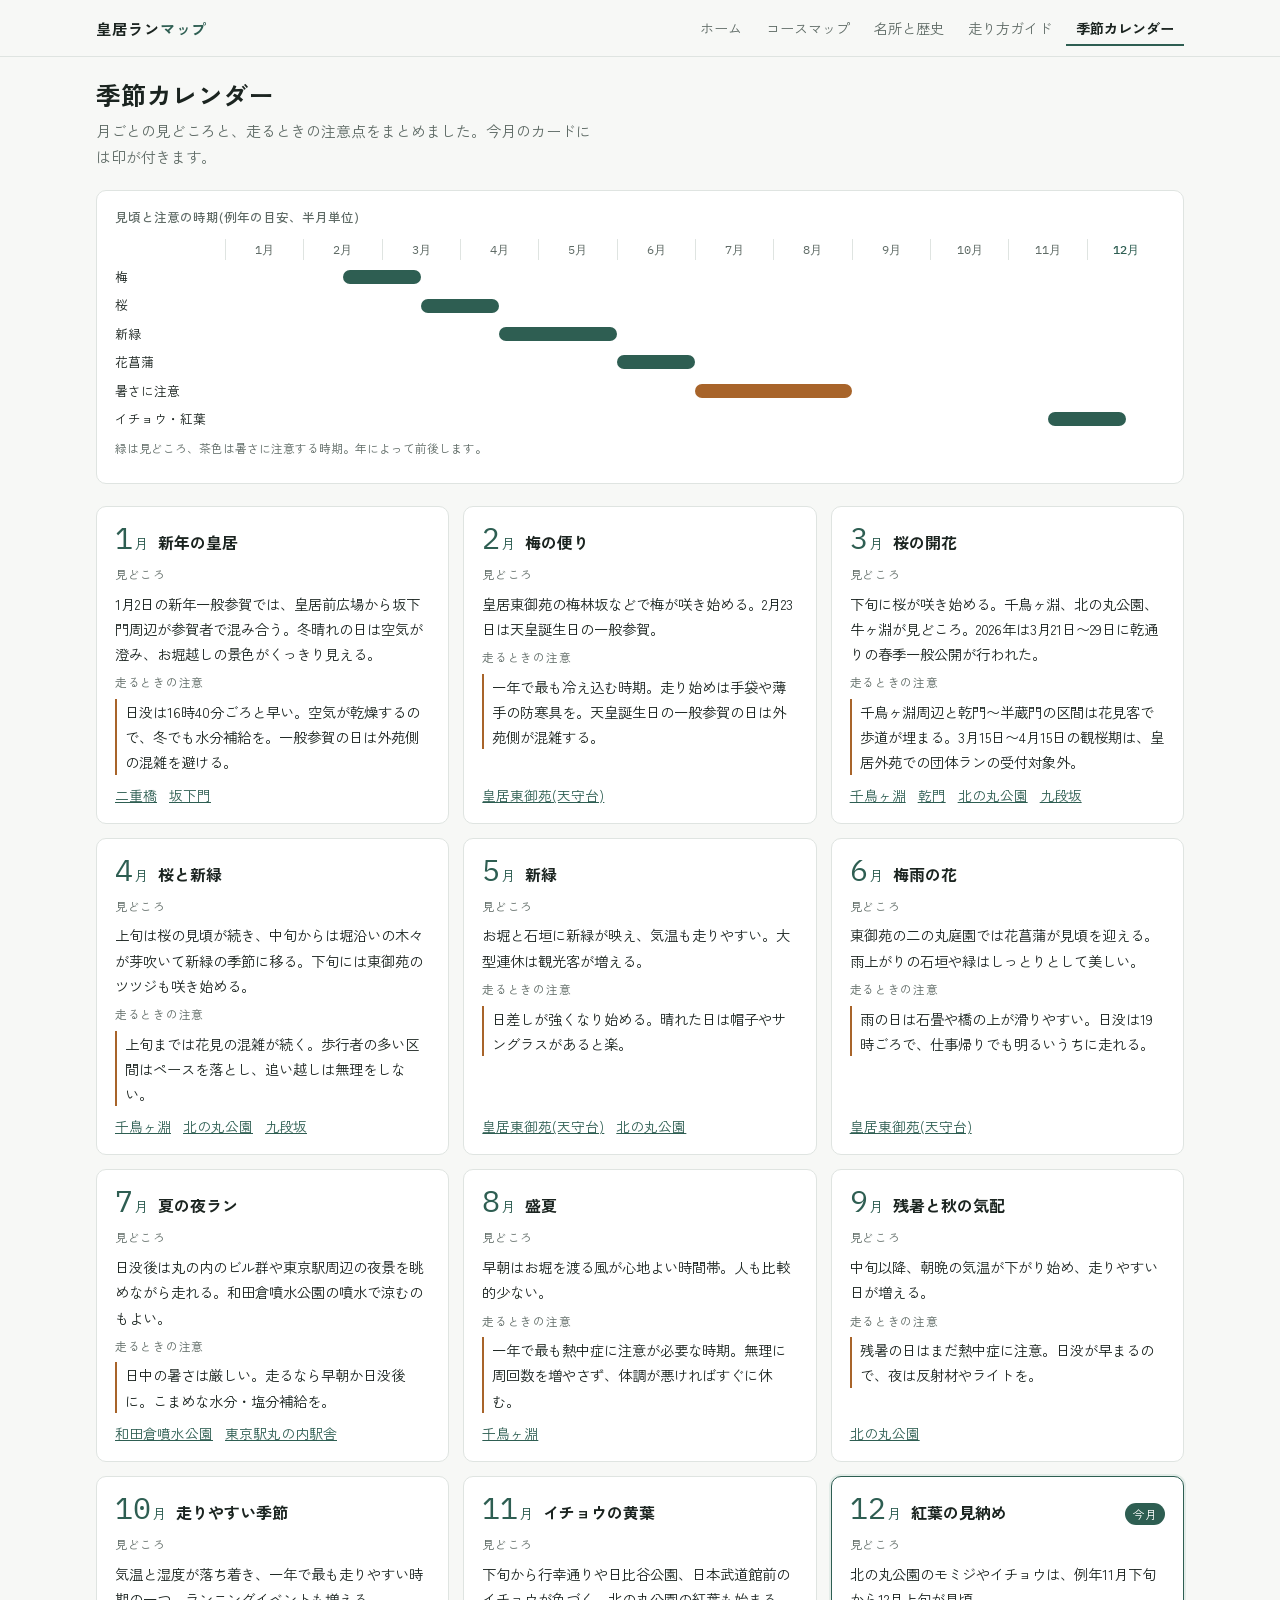
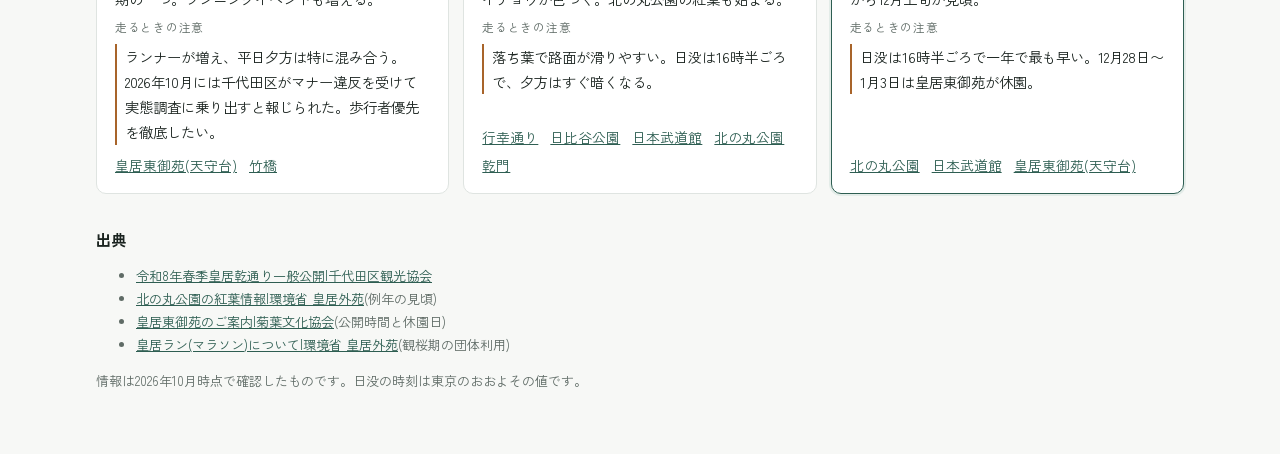
<file: season.html>
<!doctype html>
<html lang="ja"><head><meta charset="utf-8"><meta name="robots" content="noindex, nofollow"><meta name="viewport" content="width=device-width,initial-scale=1,viewport-fit=cover">
<title>季節カレンダー | 皇居ランマップ</title>
<link rel="preconnect" href="https://fonts.googleapis.com">
<link rel="preconnect" href="https://fonts.gstatic.com" crossorigin>
<link rel="stylesheet" href="https://fonts.googleapis.com/css2?family=Zen+Kaku+Gothic+New:wght@400;500;700&family=IBM+Plex+Mono:wght@400;500&display=swap">
<link rel="stylesheet" href="common.css">
<style>
:root{padding-top:env(safe-area-inset-top,0px);--warn:#a8642a;--warn-soft:#f5e9de}
@media (prefers-color-scheme: dark){:root:not([data-theme="light"]){--warn:#e0a26b;--warn-soft:#33281f}}
:root[data-theme="dark"]{--warn:#e0a26b;--warn-soft:#33281f}
.strip{margin-top:20px;padding:16px 18px 12px}
.strip h2{font-size:.78rem;letter-spacing:.08em;color:var(--muted);font-weight:500;margin:0 0 10px}
.tl{overflow-x:auto}
.tl-in{min-width:560px;display:grid;grid-template-columns:110px repeat(24,minmax(0,1fr));row-gap:6px;align-items:center;font-size:.8rem}
.tl-m{text-align:center;color:var(--muted);font-family:var(--font-num);font-size:.75rem;grid-column:span 2;border-left:1px solid var(--line)}
.tl-m.now{color:var(--moat);font-weight:500}
.tl-l{color:var(--fg);padding-right:8px;white-space:nowrap}
.tl-b{height:14px;border-radius:7px;background:var(--moat)}
.tl-b.warn{background:var(--warn)}
.tl-k{font-size:.74rem;color:var(--muted);margin-top:8px}
.months{display:grid;grid-template-columns:repeat(3,minmax(0,1fr));gap:14px;margin-top:22px}
@media (max-width:900px){.months{grid-template-columns:repeat(2,minmax(0,1fr))}}
@media (max-width:560px){.months{grid-template-columns:minmax(0,1fr)}}
.mon{padding:16px 18px;display:flex;flex-direction:column;gap:8px;scroll-margin-top:72px;min-width:0}
.mon.now{border-color:var(--moat);box-shadow:0 0 0 2px var(--moat-soft)}
.mon header{display:flex;align-items:baseline;gap:10px}
.mon .mn{font-family:var(--font-num);font-size:1.9rem;line-height:1;color:var(--moat)}
.mon .mn small{font-family:var(--font-body);font-size:.9rem;margin-left:1px}
.mon h3{margin:0;font-size:1rem}
.mon .badge{margin-left:auto;font-size:.72rem;color:var(--surface);background:var(--moat);border-radius:999px;padding:1px 8px}
.mon dl{margin:0;display:grid;gap:6px}
.mon dt{font-size:.74rem;color:var(--muted);letter-spacing:.06em}
.mon dd{margin:0;font-size:.9rem}
.mon dd.c{border-left:2px solid var(--warn);padding-left:8px}
.mon .links{display:flex;flex-wrap:wrap;gap:4px 12px;font-size:.86rem;margin-top:auto}
.sources{margin-top:32px;font-size:.82rem;color:var(--muted)}
.sources h2{font-size:.95rem;color:var(--fg)}
</style></head><body>
<header id="sitenav" data-page="season"></header>
<div class="wrap">
  <h1>季節カレンダー</h1>
  <p class="lead">月ごとの見どころと、走るときの注意点をまとめました。今月のカードには印が付きます。</p>

  <div class="panel strip">
    <h2>見頃と注意の時期(例年の目安、半月単位)</h2>
    <div class="tl"><div class="tl-in" id="tl"></div></div>
    <p class="tl-k">緑は見どころ、茶色は暑さに注意する時期。年によって前後します。</p>
  </div>

  <div class="months" id="months"></div>

  <section class="sources">
    <h2>出典</h2>
    <ul>
      <li><a href="https://visit-chiyoda.tokyo/app/event/detail/895" target="_blank" rel="noopener">令和8年春季皇居乾通り一般公開|千代田区観光協会</a></li>
      <li><a href="https://www.env.go.jp/garden/kokyogaien/news/2019/11/1129.html" target="_blank" rel="noopener">北の丸公園の紅葉情報|環境省 皇居外苑</a>(例年の見頃)</li>
      <li><a href="https://kikuyou.or.jp/pdf/pamphlet/202407/kokyo.pdf" target="_blank" rel="noopener">皇居東御苑のご案内|菊葉文化協会</a>(公開時間と休園日)</li>
      <li><a href="https://www.env.go.jp/garden/kokyogaien/2_guide/running.html" target="_blank" rel="noopener">皇居ラン(マラソン)について|環境省 皇居外苑</a>(観桜期の団体利用)</li>
    </ul>
    <p>情報は2026年10月時点で確認したものです。日没の時刻は東京のおおよその値です。</p>
  </section>
</div>
<script src="data.js"></script>
<script src="nav.js"></script>
<script>
const {MONTHS,SIGHTS}=KR,SBY=Object.fromEntries(SIGHTS.map(s=>[s.id,s]));
const now=new Date().getMonth()+1;
// 半月インデックス: 1月上旬=0 … 12月下旬=23
const hm=(m,half)=>(m-1)*2+half;
const BANDS=[["梅",hm(2,1),hm(3,0)],["桜",hm(3,1),hm(4,0)],["新緑",hm(4,1),hm(5,1)],["花菖蒲",hm(6,0),hm(6,1)],
  ["暑さに注意",hm(7,0),hm(8,1),"warn"],["イチョウ・紅葉",hm(11,1),hm(12,0)]];
const tl=document.getElementById("tl");
let h='<span></span>';for(let m=1;m<=12;m++)h+=`<span class="tl-m${m===now?" now":""}">${m}月</span>`;
BANDS.forEach(([n,a,b,c],i)=>{const r=i+2;h+=`<span class="tl-l" style="grid-row:${r};grid-column:1">${n}</span><span class="tl-b${c?" warn":""}" style="grid-row:${r};grid-column:${a+2}/${b+3}" title="${n}"></span>`;});
tl.innerHTML=h;

document.getElementById("months").innerHTML=MONTHS.map(x=>`
 <article class="panel mon${x.m===now?" now":""}" id="m${x.m}">
  <header><span class="mn">${x.m}<small>月</small></span><h3>${x.title}</h3>${x.m===now?'<span class="badge">今月</span>':""}</header>
  <dl><dt>見どころ</dt><dd>${x.see}</dd><dt>走るときの注意</dt><dd class="c">${x.caution}</dd></dl>
  <div class="links">${x.sights.map(id=>SBY[id]?`<a href="sights.html#${id}">${SBY[id].name}</a>`:"").join("")}</div>
 </article>`).join("");
</script>
</body></html>
</file>
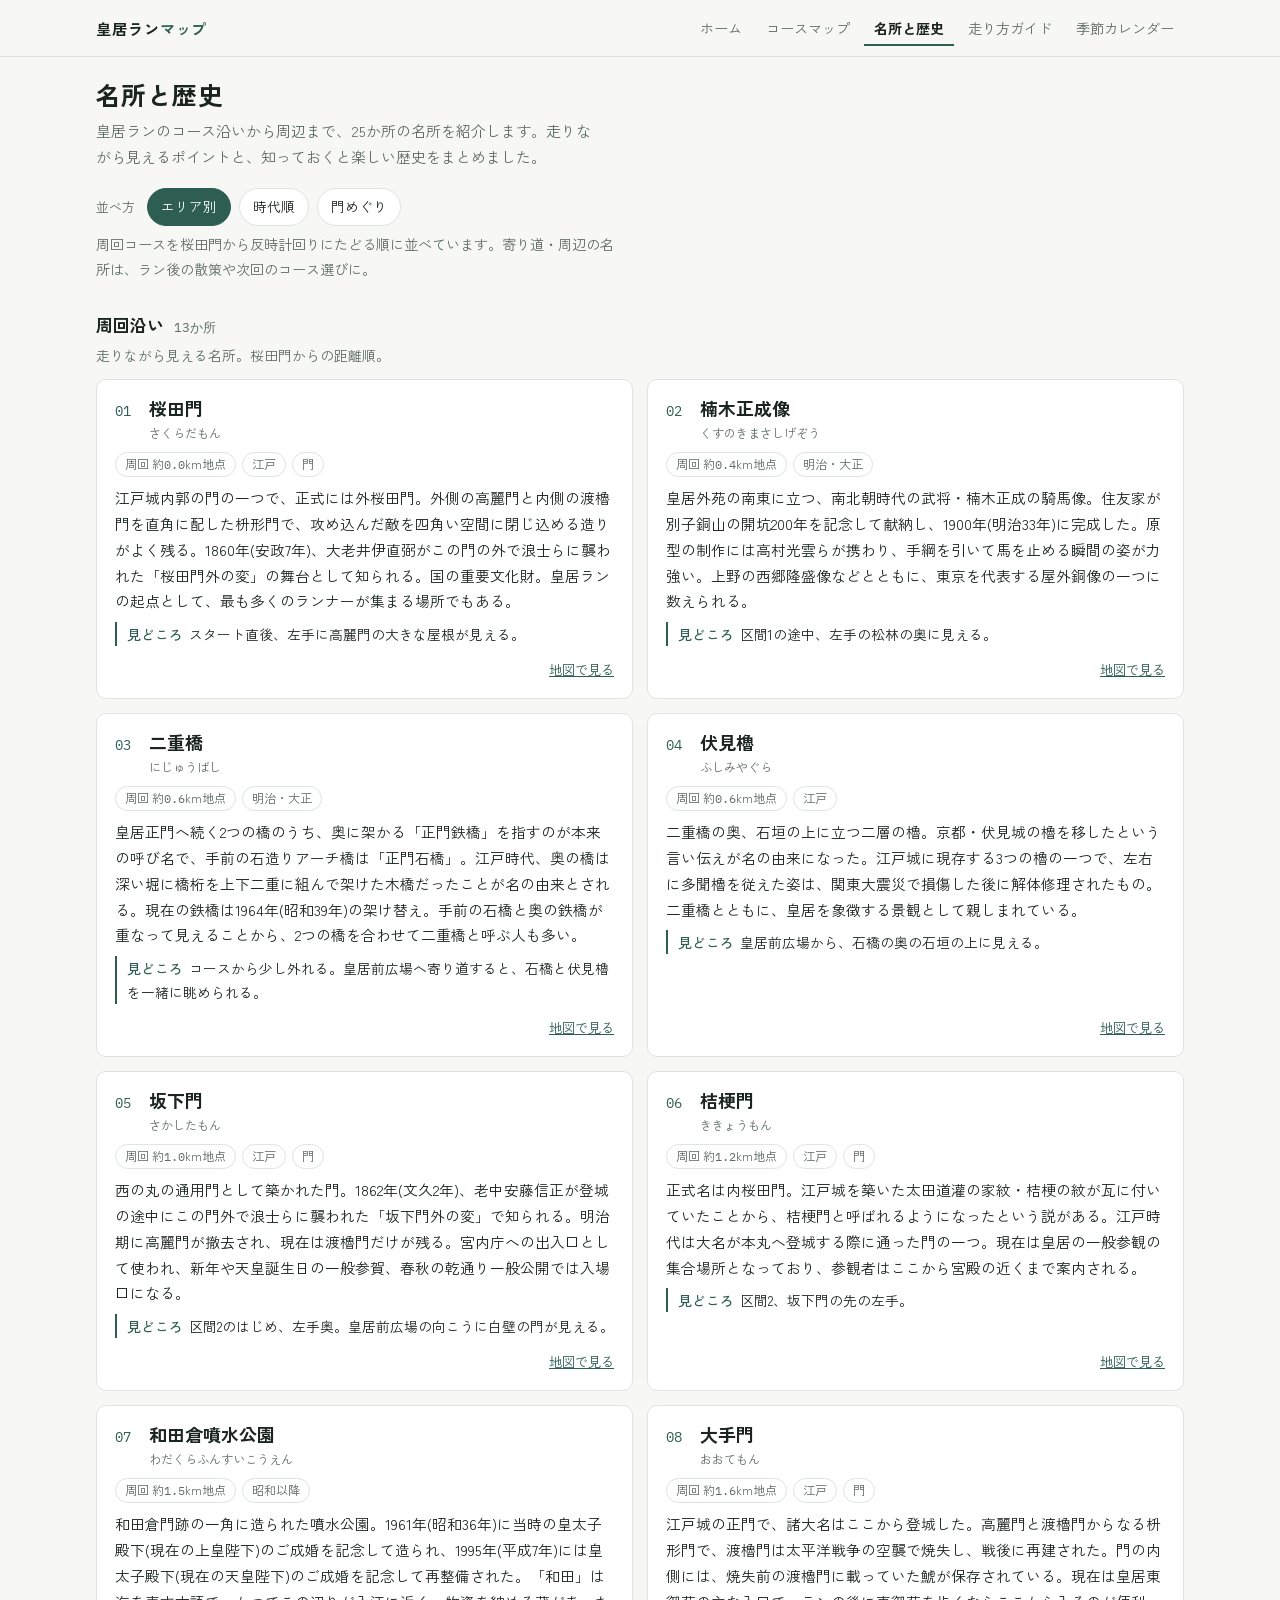
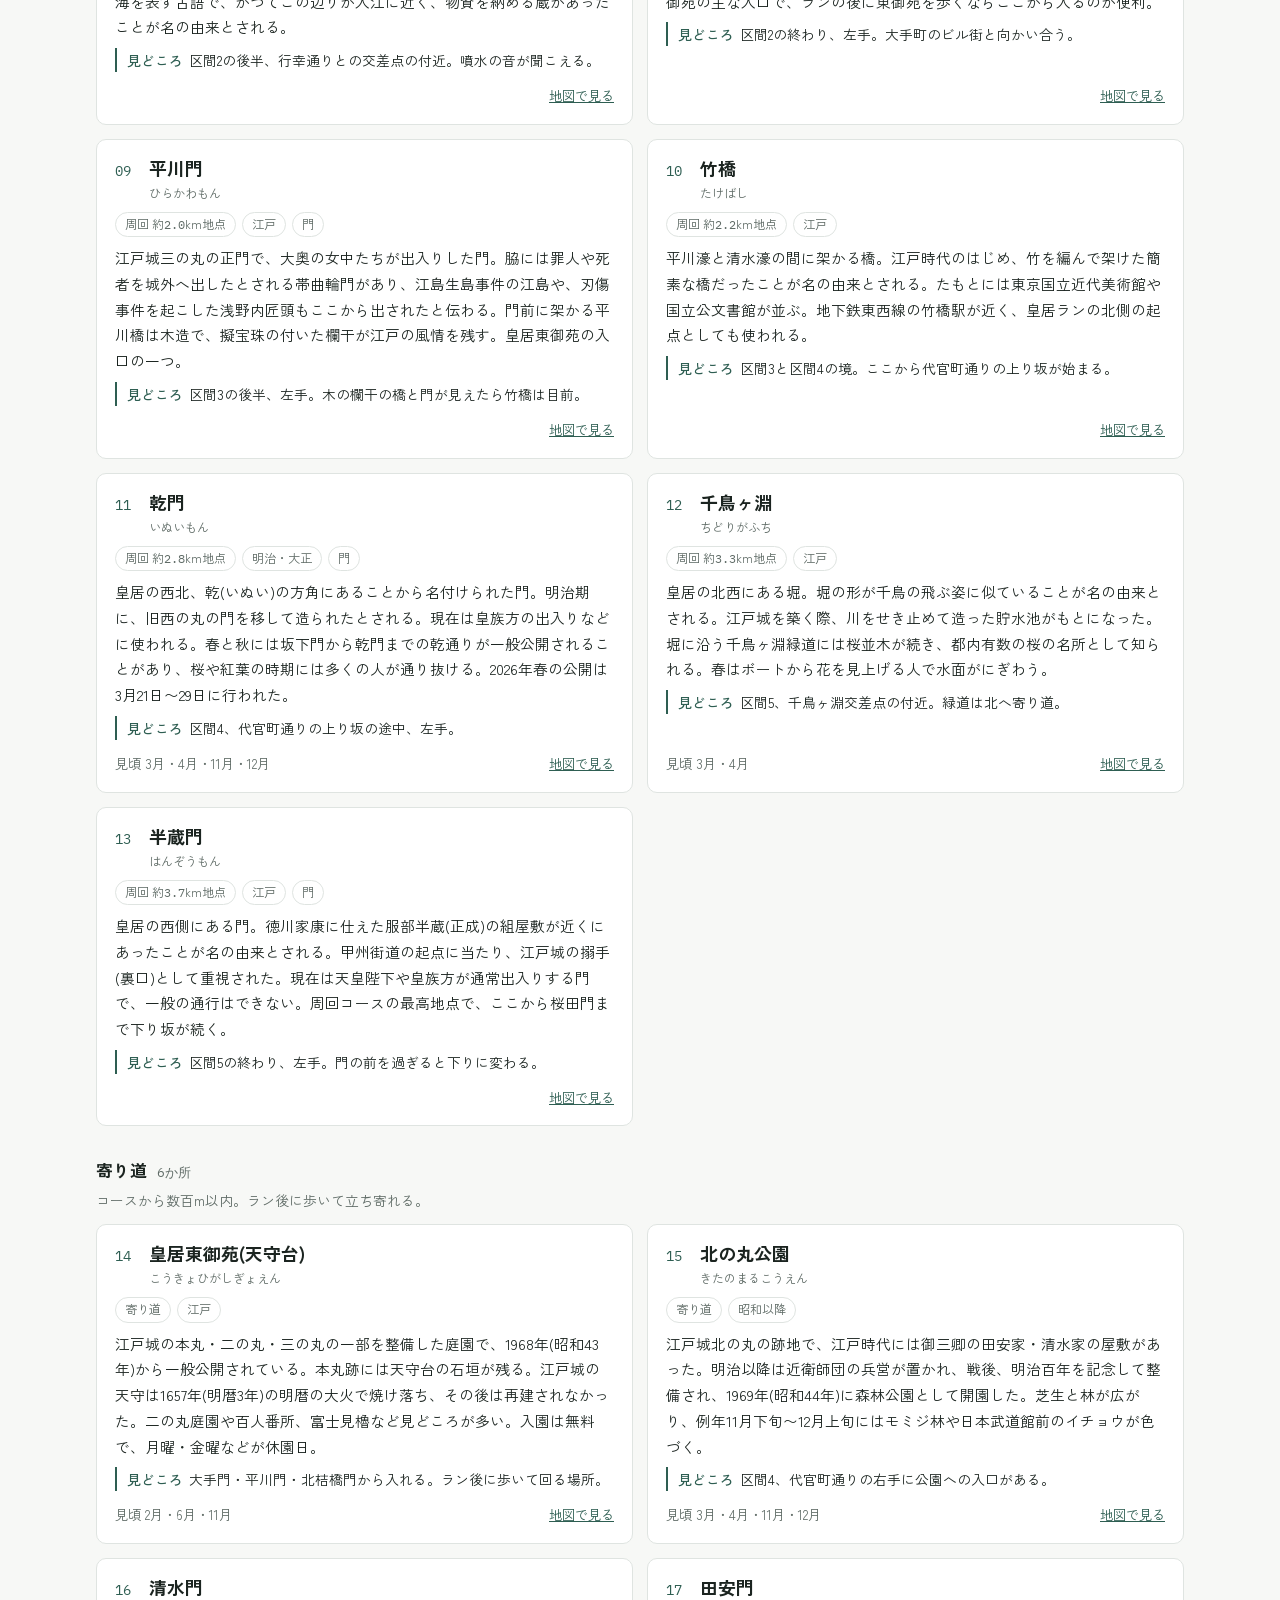
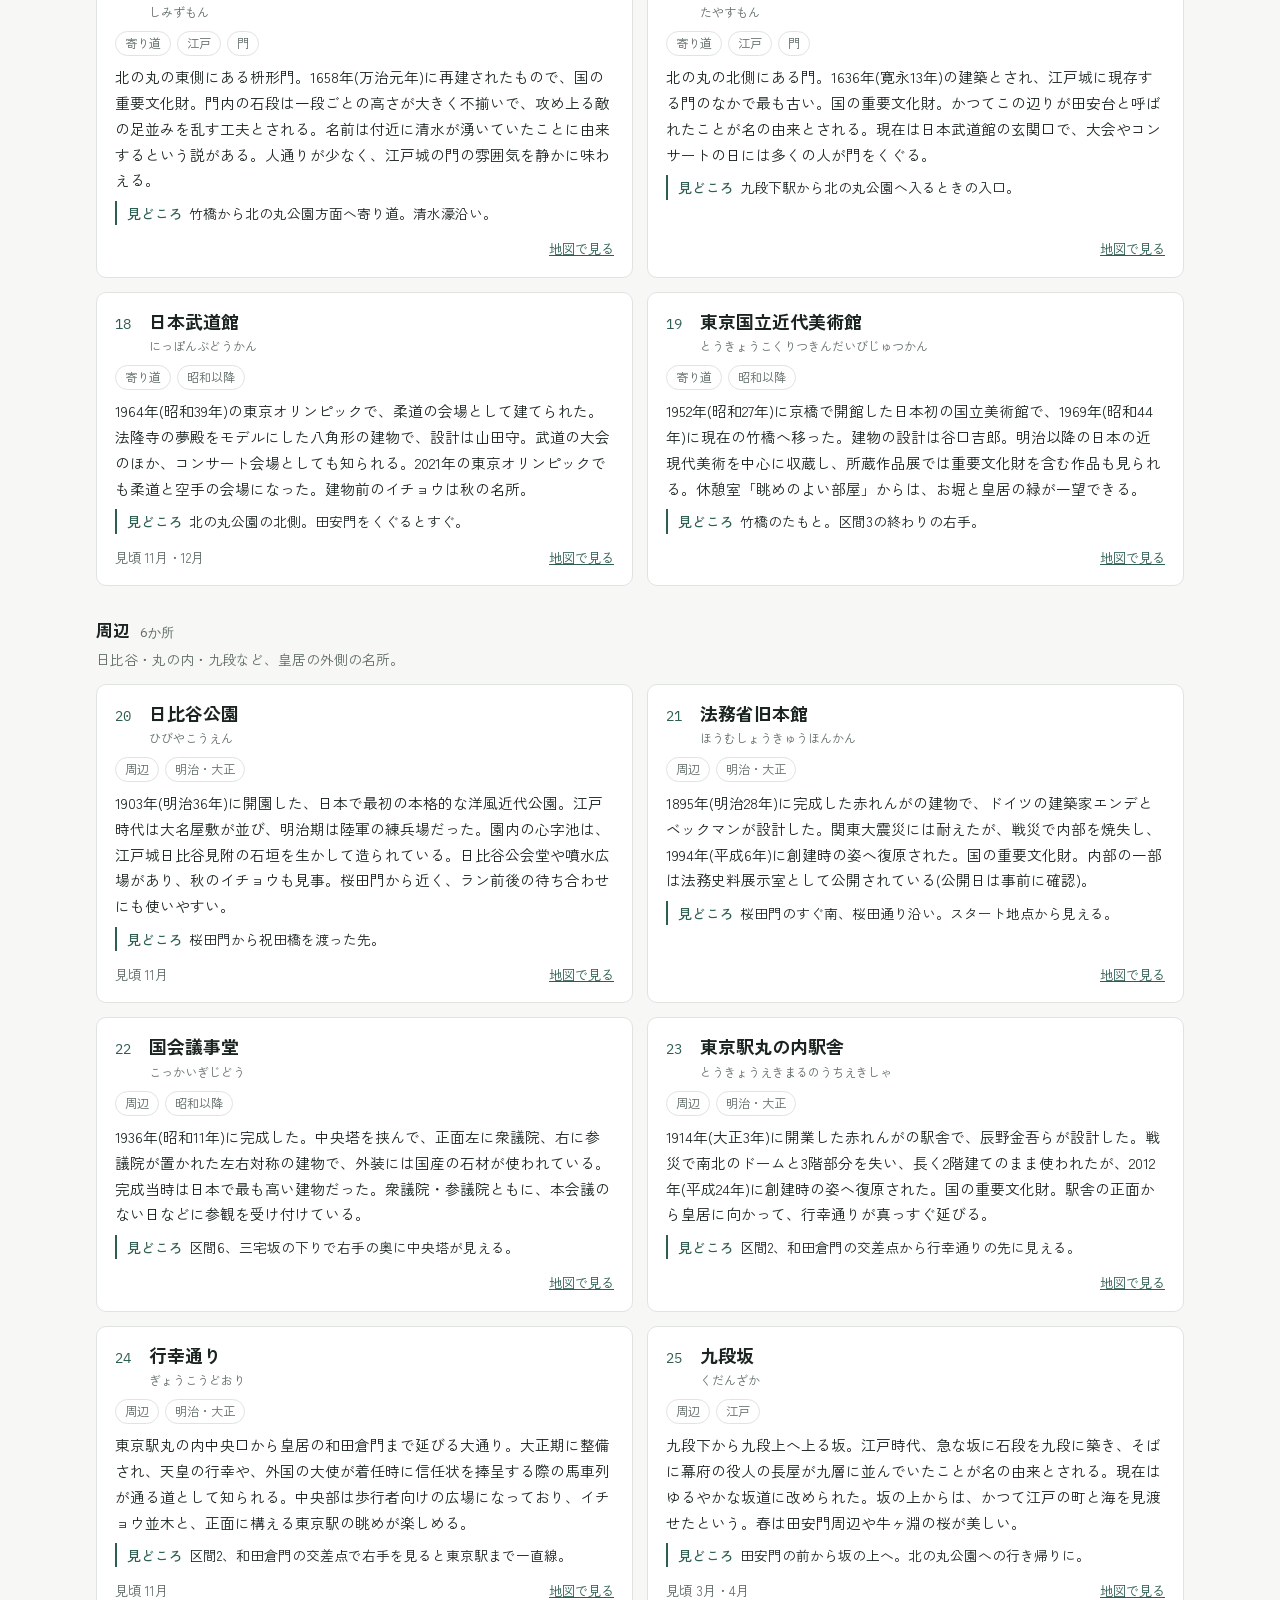
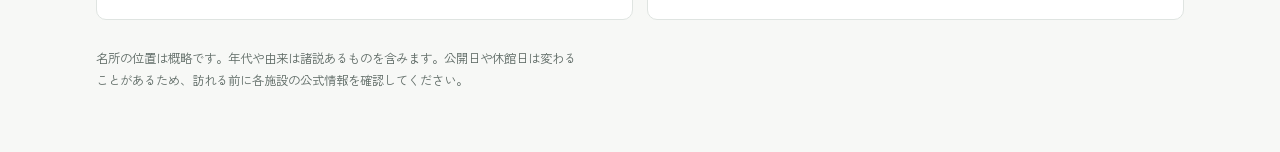
<file: sights.html>
<!doctype html>
<html lang="ja"><head><meta charset="utf-8"><meta name="robots" content="noindex, nofollow"><meta name="viewport" content="width=device-width,initial-scale=1,viewport-fit=cover">
<title>名所と歴史 | 皇居ランマップ</title>
<link rel="preconnect" href="https://fonts.googleapis.com">
<link rel="preconnect" href="https://fonts.gstatic.com" crossorigin>
<link rel="stylesheet" href="https://fonts.googleapis.com/css2?family=Zen+Kaku+Gothic+New:wght@400;500;700&family=IBM+Plex+Mono:wght@400;500&display=swap">
<link rel="stylesheet" href="common.css">
<style>
:root{padding-top:env(safe-area-inset-top,0px)}
.views{display:flex;flex-wrap:wrap;gap:8px;align-items:center;margin:18px 0 6px}
.views .lbl{font-size:.8rem;color:var(--muted);margin-right:4px}
.intro{font-size:.88rem;color:var(--muted);margin:4px 0 0;max-width:66ch}
.group{margin-top:30px}
.group h2{font-size:1.05rem;margin:0 0 2px;display:flex;align-items:baseline;gap:10px}
.group h2 .num{font-size:.8rem;color:var(--muted);font-weight:400}
.group>p{margin:0 0 12px;font-size:.86rem;color:var(--muted);max-width:66ch}
.cards{display:grid;grid-template-columns:repeat(2,minmax(0,1fr));gap:14px}
@media (max-width:760px){.cards{grid-template-columns:minmax(0,1fr)}}
.sight{padding:16px 18px;display:flex;flex-direction:column;gap:8px;scroll-margin-top:72px;min-width:0}
.sight:target,.sight.hl{border-color:var(--moat);box-shadow:0 0 0 2px var(--moat-soft)}
.sight header{display:grid;grid-template-columns:auto minmax(0,1fr);gap:2px 12px;align-items:baseline}
.sight .no{grid-row:span 2;font-family:var(--font-num);font-size:.85rem;color:var(--moat);min-width:1.6em}
.sight h3{margin:0;font-size:1.12rem;line-height:1.4}
.sight .kana{font-size:.76rem;color:var(--muted)}
.sight .chips{display:flex;flex-wrap:wrap;gap:6px}
.sight p{margin:0;font-size:.92rem}
.sight .look{font-size:.86rem;border-left:2px solid var(--moat);padding-left:10px;color:var(--fg)}
.sight .look b{font-weight:500;color:var(--moat);margin-right:6px}
.sight footer{margin-top:auto;display:flex;flex-wrap:wrap;gap:6px 14px;align-items:center;font-size:.84rem;color:var(--muted);padding-top:4px}
.sight footer a{margin-left:auto}
</style></head><body>
<header id="sitenav" data-page="sights"></header>
<div class="wrap">
  <h1>名所と歴史</h1>
  <p class="lead">皇居ランのコース沿いから周辺まで、25か所の名所を紹介します。走りながら見えるポイントと、知っておくと楽しい歴史をまとめました。</p>
  <div class="views" role="group" aria-label="並べ方">
    <span class="lbl">並べ方</span>
    <button type="button" data-view="area" aria-pressed="true">エリア別</button>
    <button type="button" data-view="era" aria-pressed="false">時代順</button>
    <button type="button" data-view="gate" aria-pressed="false">門めぐり</button>
  </div>
  <p id="intro" class="intro"></p>
  <div id="list"></div>
  <p class="note" style="margin-top:28px">名所の位置は概略です。年代や由来は諸説あるものを含みます。公開日や休館日は変わることがあるため、訪れる前に各施設の公式情報を確認してください。</p>
</div>
<script src="data.js"></script>
<script src="nav.js"></script>
<script>
const {PTS,SIGHTS,AREAS,ERAS}=KR,TOTAL=KR.TOTAL_KM,M=111320,cosL=Math.cos(35.684*Math.PI/180);
// 周回沿いの名所に「桜田門から何km地点か」を付ける
const hav=(a,b)=>Math.hypot((b[0]-a[0])*M,(b[1]-a[1])*M*cosL);
const cum=[0];for(let i=1;i<PTS.length;i++)cum.push(cum[i-1]+hav(PTS[i-1],PTS[i]));
const D=cum.map(v=>v/cum[cum.length-1]*TOTAL);
function nearestKm(lat,lng){let best=0,bd=1e12;for(let i=1;i<PTS.length;i++){for(let t=0;t<=1;t+=0.02){
  const la=PTS[i-1][0]+(PTS[i][0]-PTS[i-1][0])*t,lo=PTS[i-1][1]+(PTS[i][1]-PTS[i-1][1])*t,d=hav([la,lo],[lat,lng]);
  if(d<bd){bd=d;best=D[i-1]+(D[i]-D[i-1])*t;}}}return best;}
SIGHTS.forEach((s,i)=>{s.idx=i;if(s.area==="loop"&&s.km==null)s.km=nearestKm(s.lat,s.lng);});
const byKm=(a,b)=>(a.km??99)-(b.km??99);
const MONTH=m=>m+"月";

const VIEWS={
 area:{intro:"周回コースを桜田門から反時計回りにたどる順に並べています。寄り道・周辺の名所は、ラン後の散策や次回のコース選びに。",
  groups:()=>[
   ["loop","周回沿い","走りながら見える名所。桜田門からの距離順。",SIGHTS.filter(s=>s.area==="loop").sort(byKm)],
   ["detour","寄り道","コースから数百m以内。ラン後に歩いて立ち寄れる。",SIGHTS.filter(s=>s.area==="detour")],
   ["around","周辺","日比谷・丸の内・九段など、皇居の外側の名所。",SIGHTS.filter(s=>s.area==="around")]]},
 era:{intro:"江戸城の時代から、近代国家の首都として整えられた明治・大正、戦後の昭和以降へ。皇居の周りには400年分の歴史が重なっています。",
  groups:()=>[
   ["edo","江戸","江戸城の門・櫓・堀。多くが国の重要文化財。",SIGHTS.filter(s=>s.era==="edo")],
   ["meiji","明治・大正","皇居と官庁街、東京駅など、近代の首都の顔が生まれた時代。",SIGHTS.filter(s=>s.era==="meiji")],
   ["showa","昭和以降","戦後に整備された公園や施設。",SIGHTS.filter(s=>s.era==="showa")]]},
 gate:{intro:"江戸城の門を9つ、周回コースの順にめぐります。周回沿いの7門を1周で見たあと、北の丸の清水門・田安門へ寄り道するルートです。",
  groups:()=>[["gate","門めぐり","番号順にたどると、1周+寄り道で9つの門を回れる。",
   [...SIGHTS.filter(s=>s.gate&&s.area==="loop").sort(byKm),...SIGHTS.filter(s=>s.gate&&s.area!=="loop").sort((a,b)=>a.lat-b.lat)]]]}
};

function card(s,n){
  const pos=s.area==="loop"?`周回 約<span class="num">${s.km.toFixed(1)}</span>km地点`:AREAS[s.area];
  return `<article class="panel sight" id="${s.id}">
   <header><span class="no">${String(n).padStart(2,"0")}</span><h3>${s.name}</h3><span class="kana">${s.kana}</span></header>
   <div class="chips"><span class="chip">${pos}</span><span class="chip">${ERAS[s.era]}</span>${s.gate?'<span class="chip">門</span>':''}</div>
   <p>${s.text}</p>
   <p class="look"><b>見どころ</b>${s.look}</p>
   <footer>${s.months?`<span>見頃 ${s.months.map(MONTH).join("・")}</span>`:""}<a href="map.html#${s.id}">地図で見る</a></footer>
  </article>`;}

const list=document.getElementById("list"),intro=document.getElementById("intro");
function show(v){
  document.querySelectorAll("[data-view]").forEach(b=>b.setAttribute("aria-pressed",b.dataset.view===v));
  intro.textContent=VIEWS[v].intro;
  let n=0;
  list.innerHTML=VIEWS[v].groups().map(([k,t,d,items])=>`<section class="group"><h2>${t}<span class="num">${items.length}か所</span></h2><p>${d}</p>
    <div class="cards">${items.map(s=>card(s,++n)).join("")}</div></section>`).join("");
  try{localStorage.setItem("kokyo-view",v)}catch(e){}
}
document.querySelectorAll("[data-view]").forEach(b=>b.onclick=()=>show(b.dataset.view));
let v="area";try{v=localStorage.getItem("kokyo-view")||"area"}catch(e){}
const h=location.hash.slice(1);
if(h&&v==="gate"&&!SIGHTS.find(s=>s.id===h&&s.gate))v="area";
show(VIEWS[v]?v:"area");
if(h){const t=document.getElementById(h);if(t){t.classList.add("hl");requestAnimationFrame(()=>t.scrollIntoView({block:"start"}));}}
</script>
</body></html>
</file>
<file: common.css>
/* 皇居ランマップ 共通スタイル。白地+お堀の深緑1色、数字は等幅 */
:root{
  --bg:#f7f8f6; --surface:#ffffff; --fg:#1b2420; --muted:#5f6b66; --line:#dfe4e1;
  --moat:#2e5e52; --moat-soft:#e3ece8; --palace:#eef3ef; --dim:#b9c3be; --pin:#1b2420;
  --land:#eef0ec; --water:#c6dbe2; --water-ink:#3f6f80; --wood:#d3e2cb; --lawn:#e1ebd3; --park:#d8e6cd; --park-ink:#4a6b48;
  --road:#ffffff; --road-case:#d3d8d2; --route:#87938d;
  --font-body:"Zen Kaku Gothic New","Hiragino Sans","Yu Gothic",system-ui,sans-serif;
  --font-num:"IBM Plex Mono",ui-monospace,"SFMono-Regular",monospace;
  --nav-h:56px;
}
@media (prefers-color-scheme: dark){:root:not([data-theme="light"]){
  --bg:#121715; --surface:#1a201d; --fg:#e6ebe8; --muted:#9aa6a0; --line:#2c3531;
  --moat:#7fbfa9; --moat-soft:#203029; --palace:#18211d; --dim:#46524c; --pin:#e6ebe8;
  --land:#161c19; --water:#1d3540; --water-ink:#7fa8b6; --wood:#1b2a1f; --lawn:#212e1f; --park:#1e2b21; --park-ink:#93b08f;
  --road:#2b3330; --road-case:#3a4440; --route:#7c8983; color-scheme:dark}}
:root[data-theme="dark"]{
  --bg:#121715; --surface:#1a201d; --fg:#e6ebe8; --muted:#9aa6a0; --line:#2c3531;
  --moat:#7fbfa9; --moat-soft:#203029; --palace:#18211d; --dim:#46524c; --pin:#e6ebe8;
  --land:#161c19; --water:#1d3540; --water-ink:#7fa8b6; --wood:#1b2a1f; --lawn:#212e1f; --park:#1e2b21; --park-ink:#93b08f;
  --road:#2b3330; --road-case:#3a4440; --route:#7c8983; color-scheme:dark}
*{box-sizing:border-box}
[hidden]{display:none!important}
img{max-width:100%}
body{background:var(--bg);color:var(--fg);font-family:var(--font-body);font-size:15px;line-height:1.75;margin:0}
a{color:var(--moat)}
.wrap{max-width:1120px;margin:0 auto;padding-block:20px 48px;
  padding-left:max(16px,env(safe-area-inset-left,0px));padding-right:max(16px,env(safe-area-inset-right,0px))}
h1{font-size:1.55rem;font-weight:700;margin:0;letter-spacing:.02em;text-wrap:balance;line-height:1.4}
h2{text-wrap:balance}
.lead{color:var(--muted);margin:6px 0 0;max-width:62ch}
.num{font-family:var(--font-num);font-variant-numeric:tabular-nums}
.panel{background:var(--surface);border:1px solid var(--line);border-radius:10px}
.chip{display:inline-flex;align-items:center;font-size:.76rem;border:1px solid var(--line);border-radius:999px;padding:1px 9px;color:var(--muted);white-space:nowrap}
.chip.on{border-color:var(--moat);color:var(--moat)}
button{font:inherit;font-size:.85rem;color:var(--fg);background:var(--surface);border:1px solid var(--line);border-radius:999px;padding:6px 13px;cursor:pointer}
button:hover{border-color:var(--moat)}
button[aria-pressed="true"]{background:var(--moat);border-color:var(--moat);color:var(--surface)}
:focus-visible{outline:2px solid var(--moat);outline-offset:2px}
.note{font-size:.78rem;color:var(--muted);max-width:70ch}

/* サイトナビ */
.sitenav{position:sticky;top:env(safe-area-inset-top,0px);z-index:20;background:var(--bg);border-bottom:1px solid var(--line)}
.sitenav .in{max-width:1120px;margin:0 auto;display:flex;align-items:center;gap:20px;height:var(--nav-h);
  padding-left:max(16px,env(safe-area-inset-left,0px));padding-right:max(16px,env(safe-area-inset-right,0px))}
.sitenav .brand{font-weight:700;letter-spacing:.06em;color:var(--fg);text-decoration:none;margin-right:auto;font-size:.95rem}
.sitenav .brand span{color:var(--moat)}
.sitenav nav{display:flex;gap:4px}
.sitenav nav a{color:var(--muted);text-decoration:none;font-size:.88rem;padding:6px 10px;border-radius:6px}
.sitenav nav a:hover{color:var(--fg);background:var(--moat-soft)}
.sitenav nav a[aria-current="page"]{color:var(--fg);font-weight:700;box-shadow:inset 0 -2px 0 var(--moat);border-radius:0}
.sitenav nav a svg{display:none}
.sitenav .short{display:none}
@media (max-width:720px){
  body{padding-bottom:calc(var(--nav-h) + env(safe-area-inset-bottom,0px))}
  .sitenav{position:static;border-bottom:0}
  .sitenav .in{height:48px}
  .sitenav nav{position:fixed;left:0;right:0;bottom:0;z-index:30;background:var(--surface);border-top:1px solid var(--line);
    display:grid;grid-template-columns:repeat(5,1fr);gap:0;padding-bottom:env(safe-area-inset-bottom,0px);
    padding-left:env(safe-area-inset-left,0px);padding-right:env(safe-area-inset-right,0px)}
  .sitenav nav a{display:flex;flex-direction:column;align-items:center;gap:2px;font-size:.7rem;padding:7px 2px;border-radius:0}
  .sitenav nav a svg{display:block;width:20px;height:20px}
  .sitenav .full{display:none}
  .sitenav .short{display:inline}
  .sitenav nav a[aria-current="page"]{box-shadow:inset 0 2px 0 var(--moat);color:var(--moat)}
}
</file>
